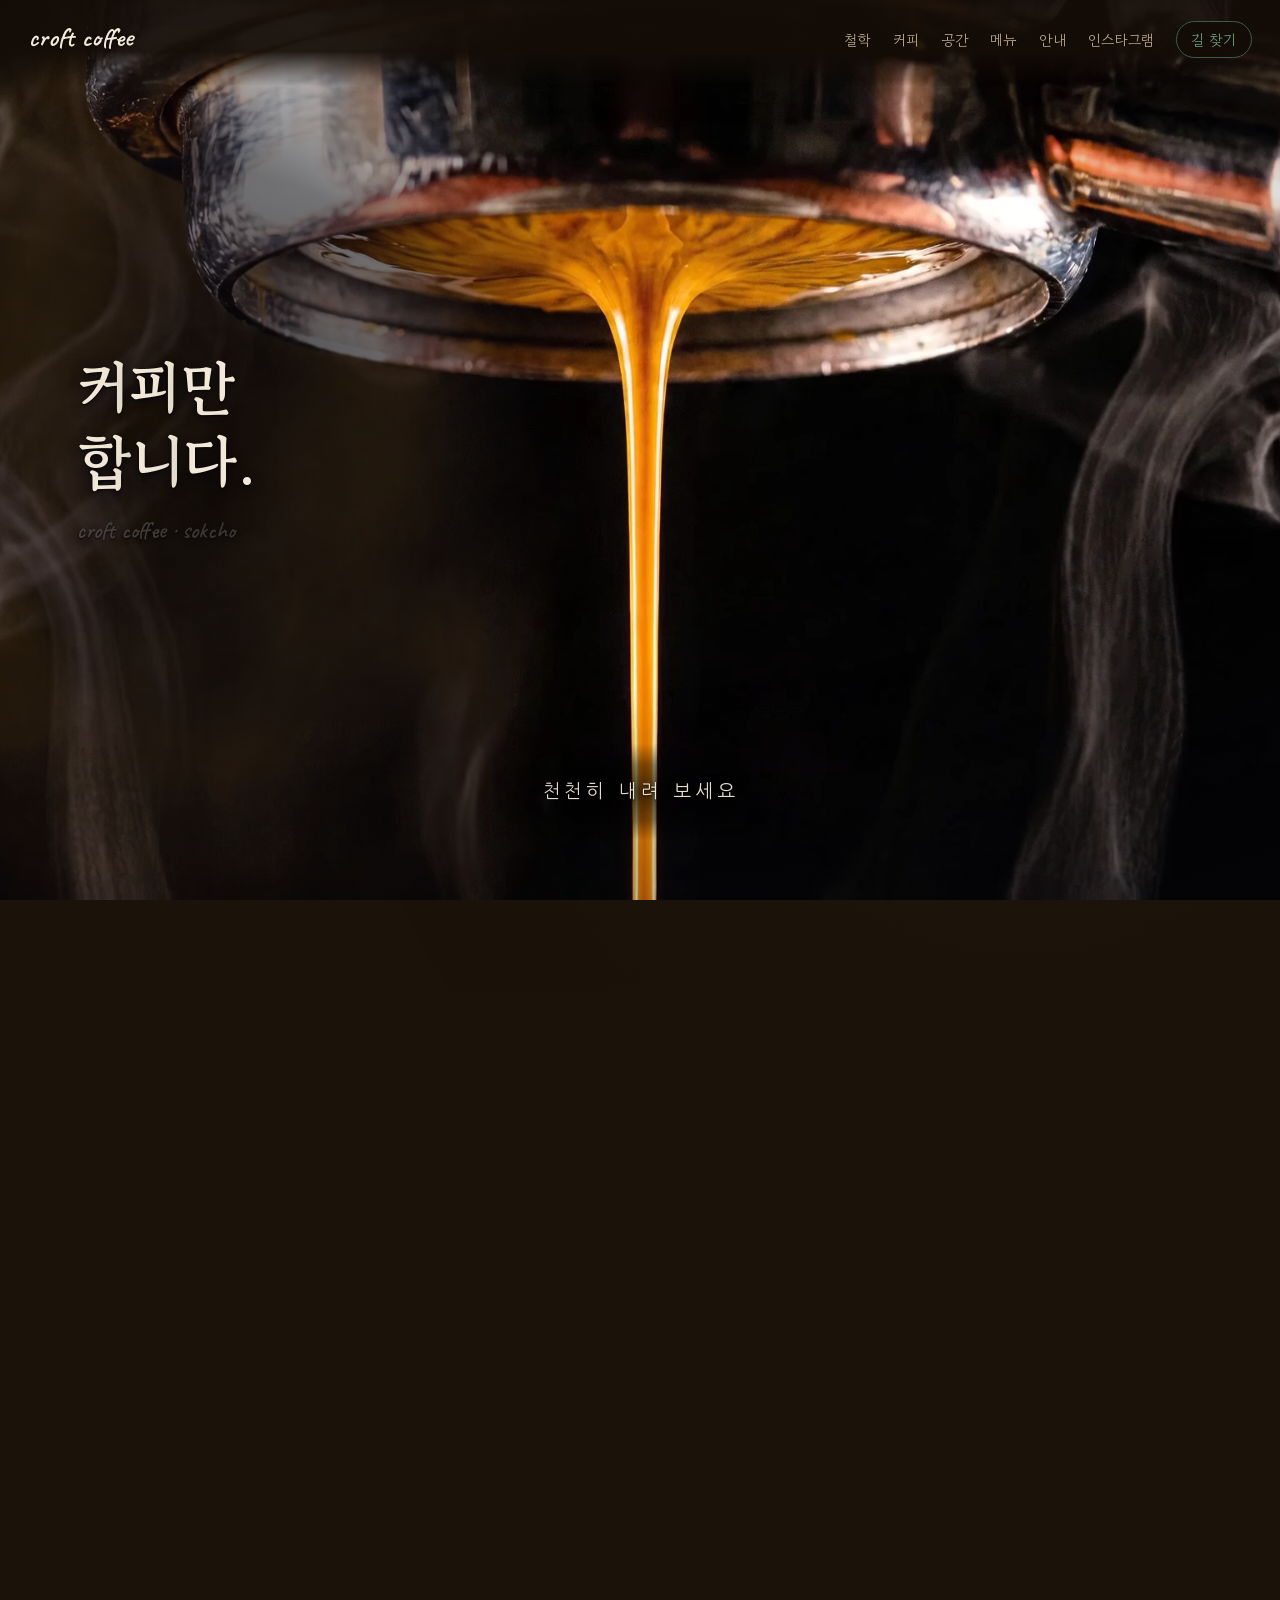
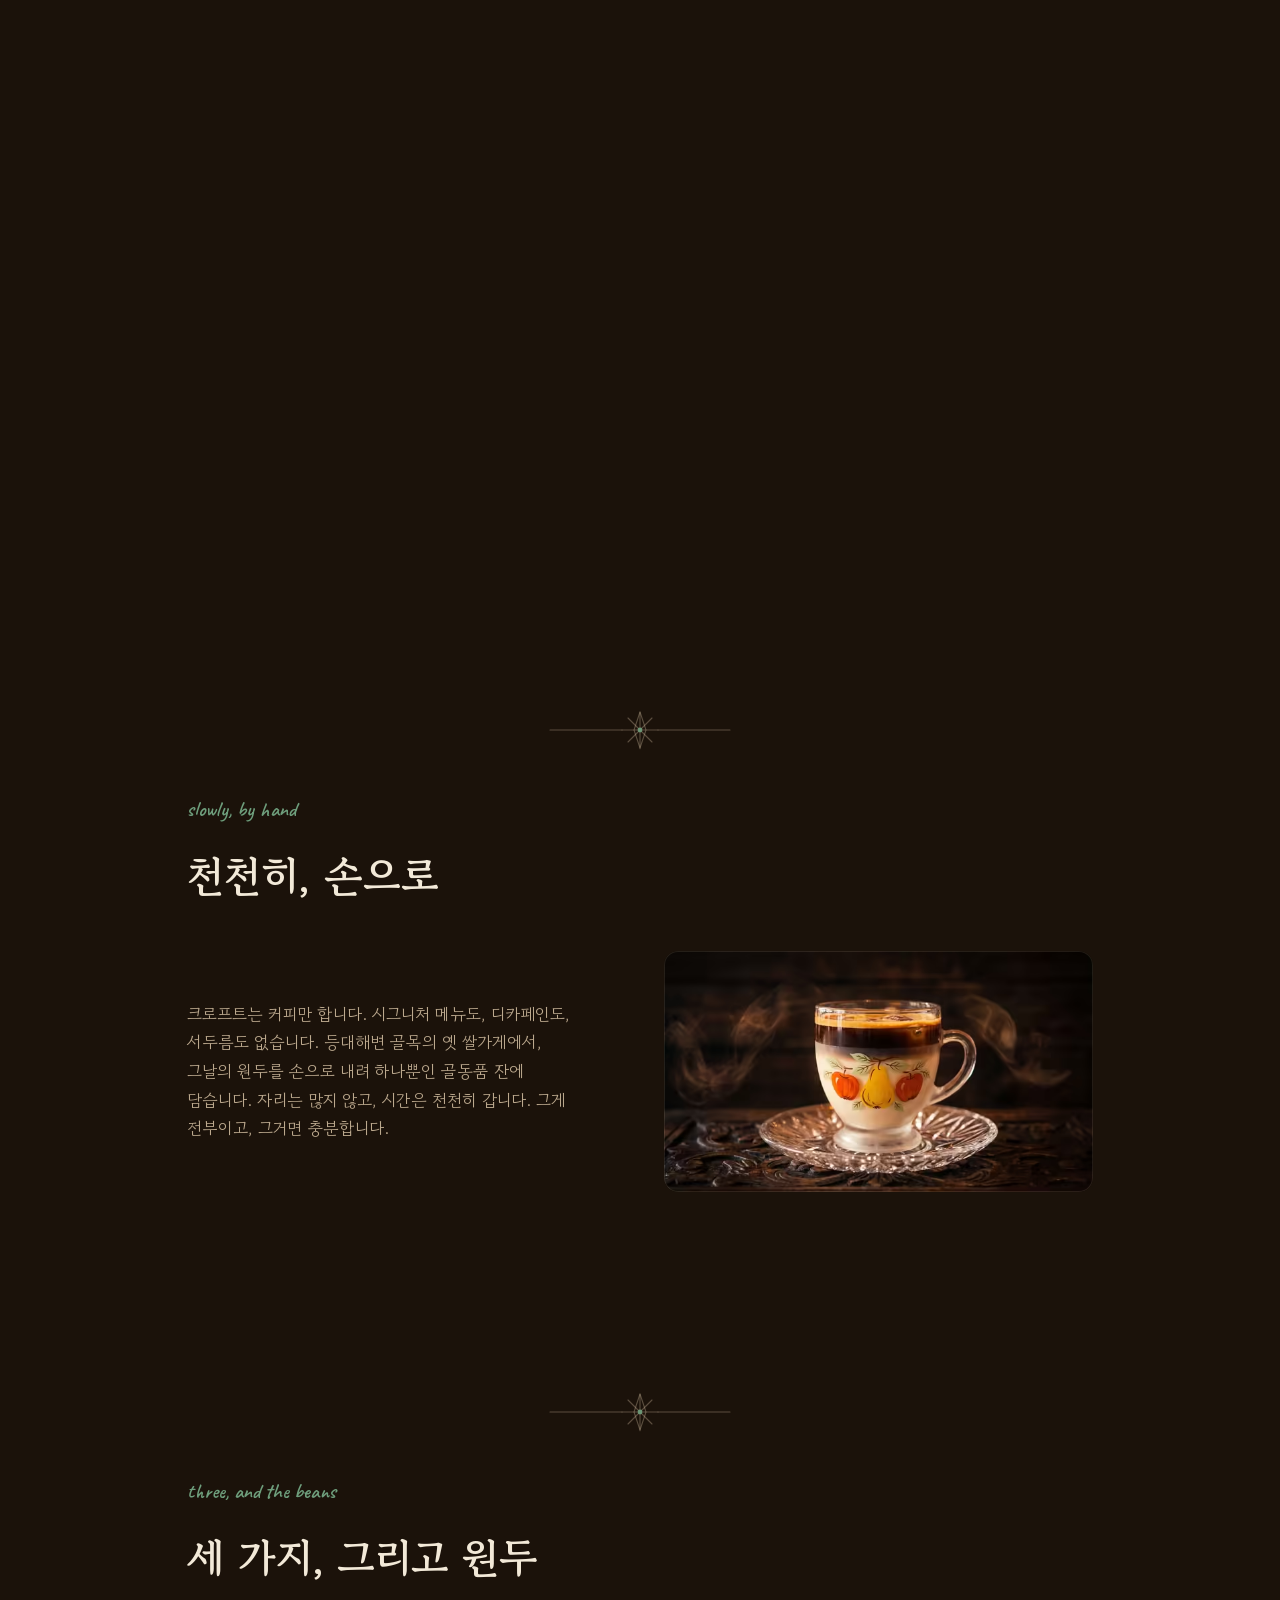
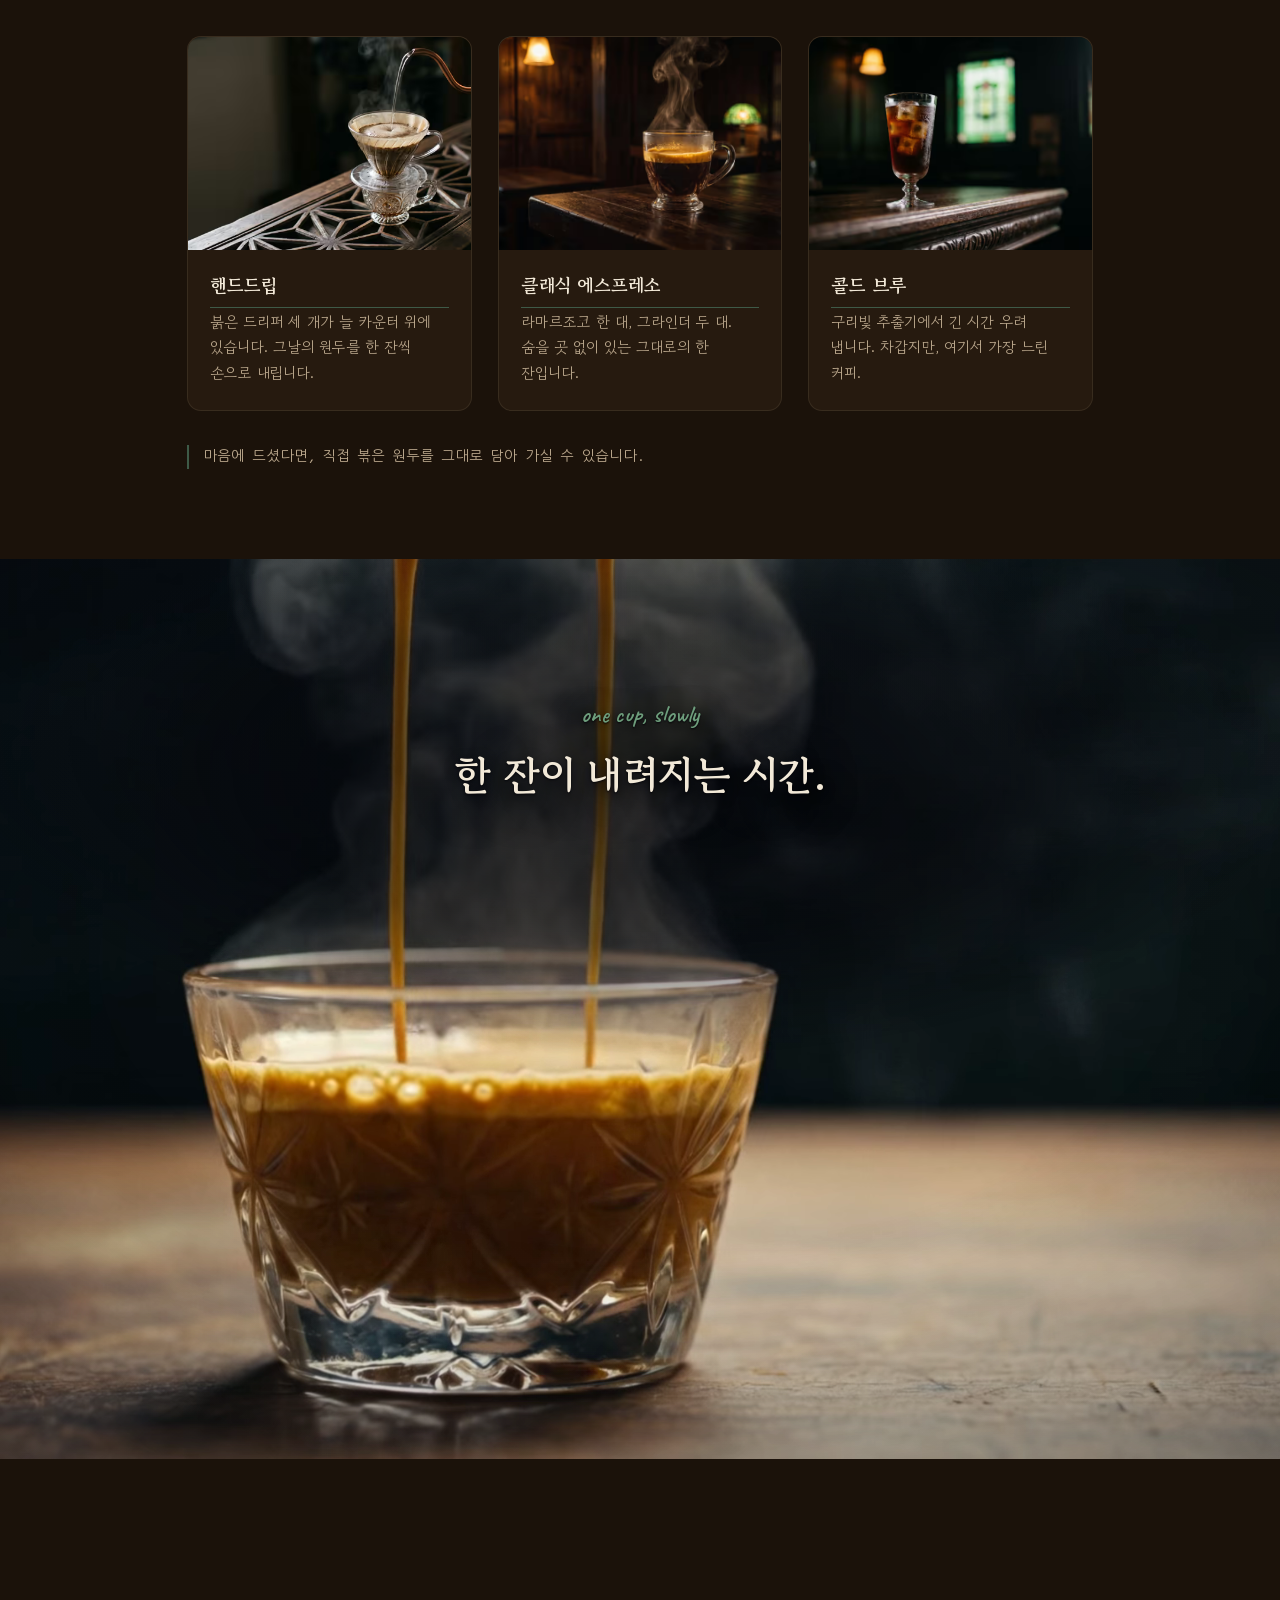
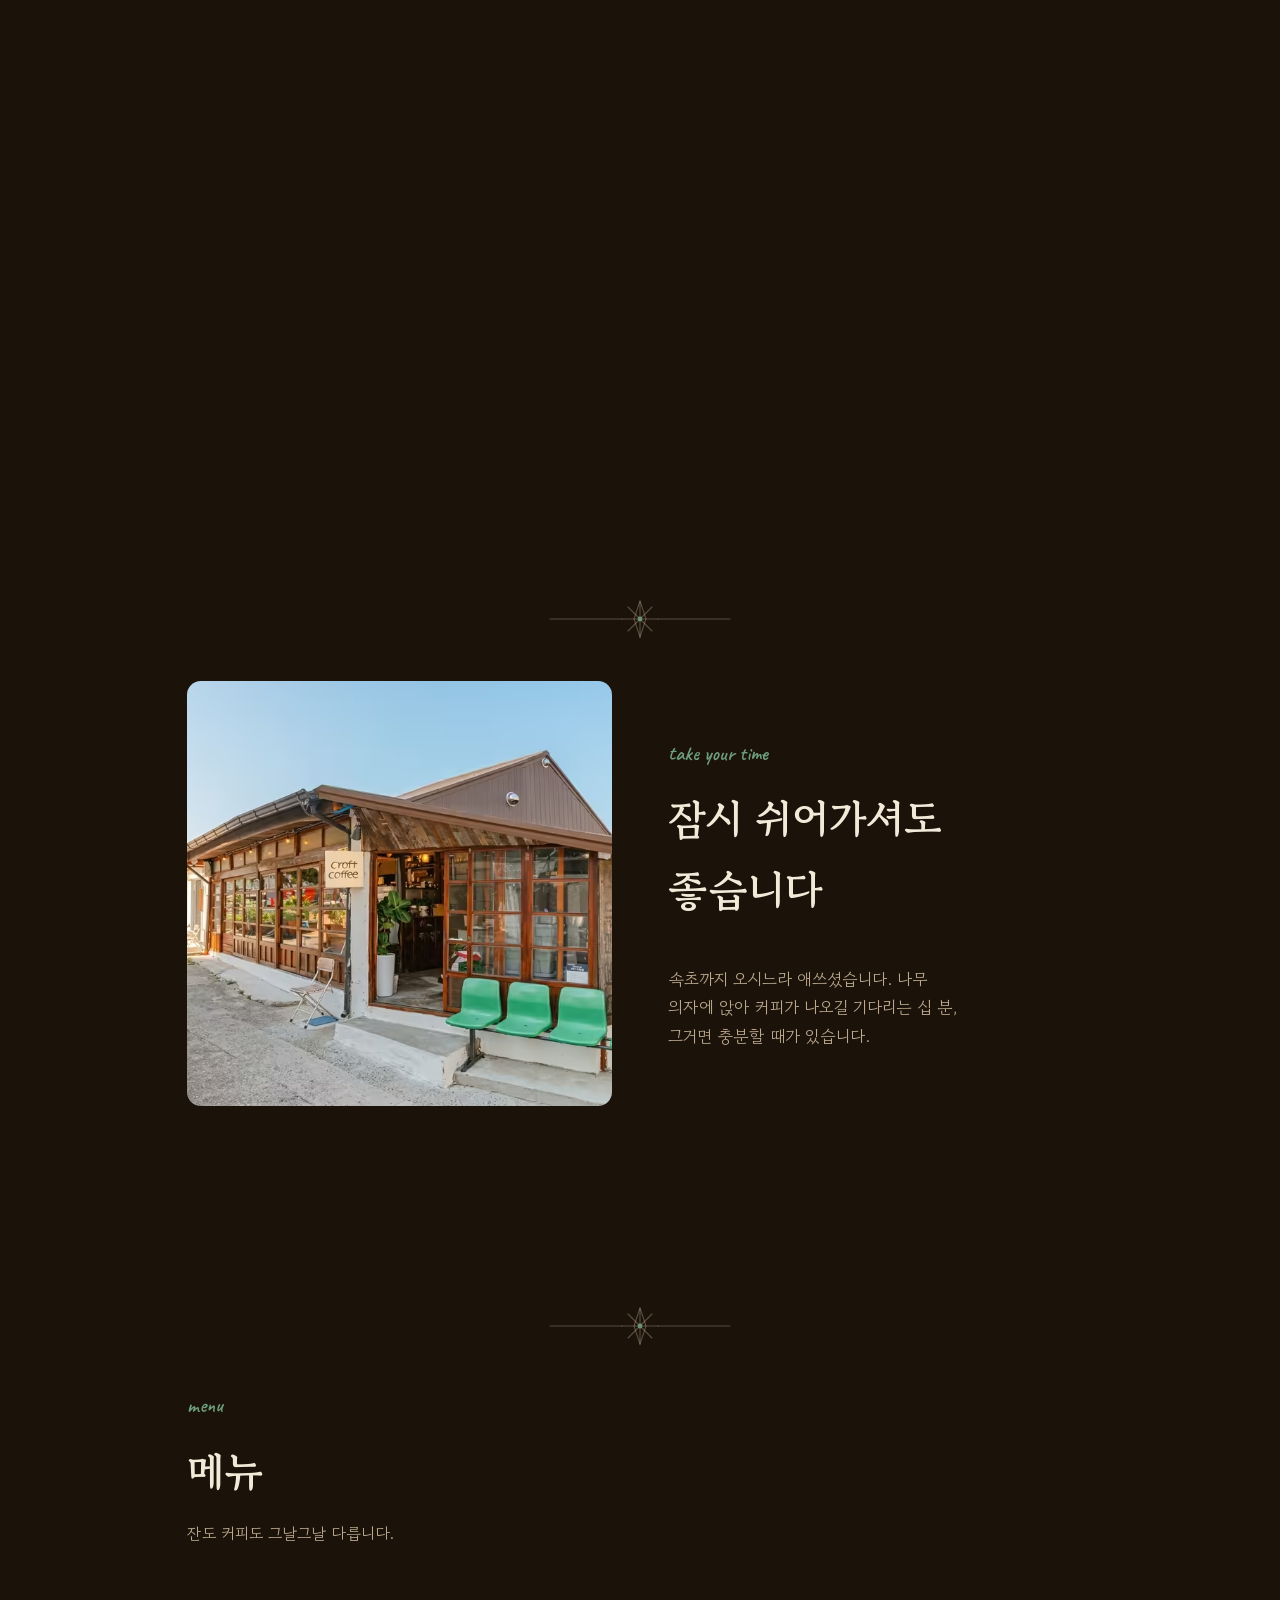
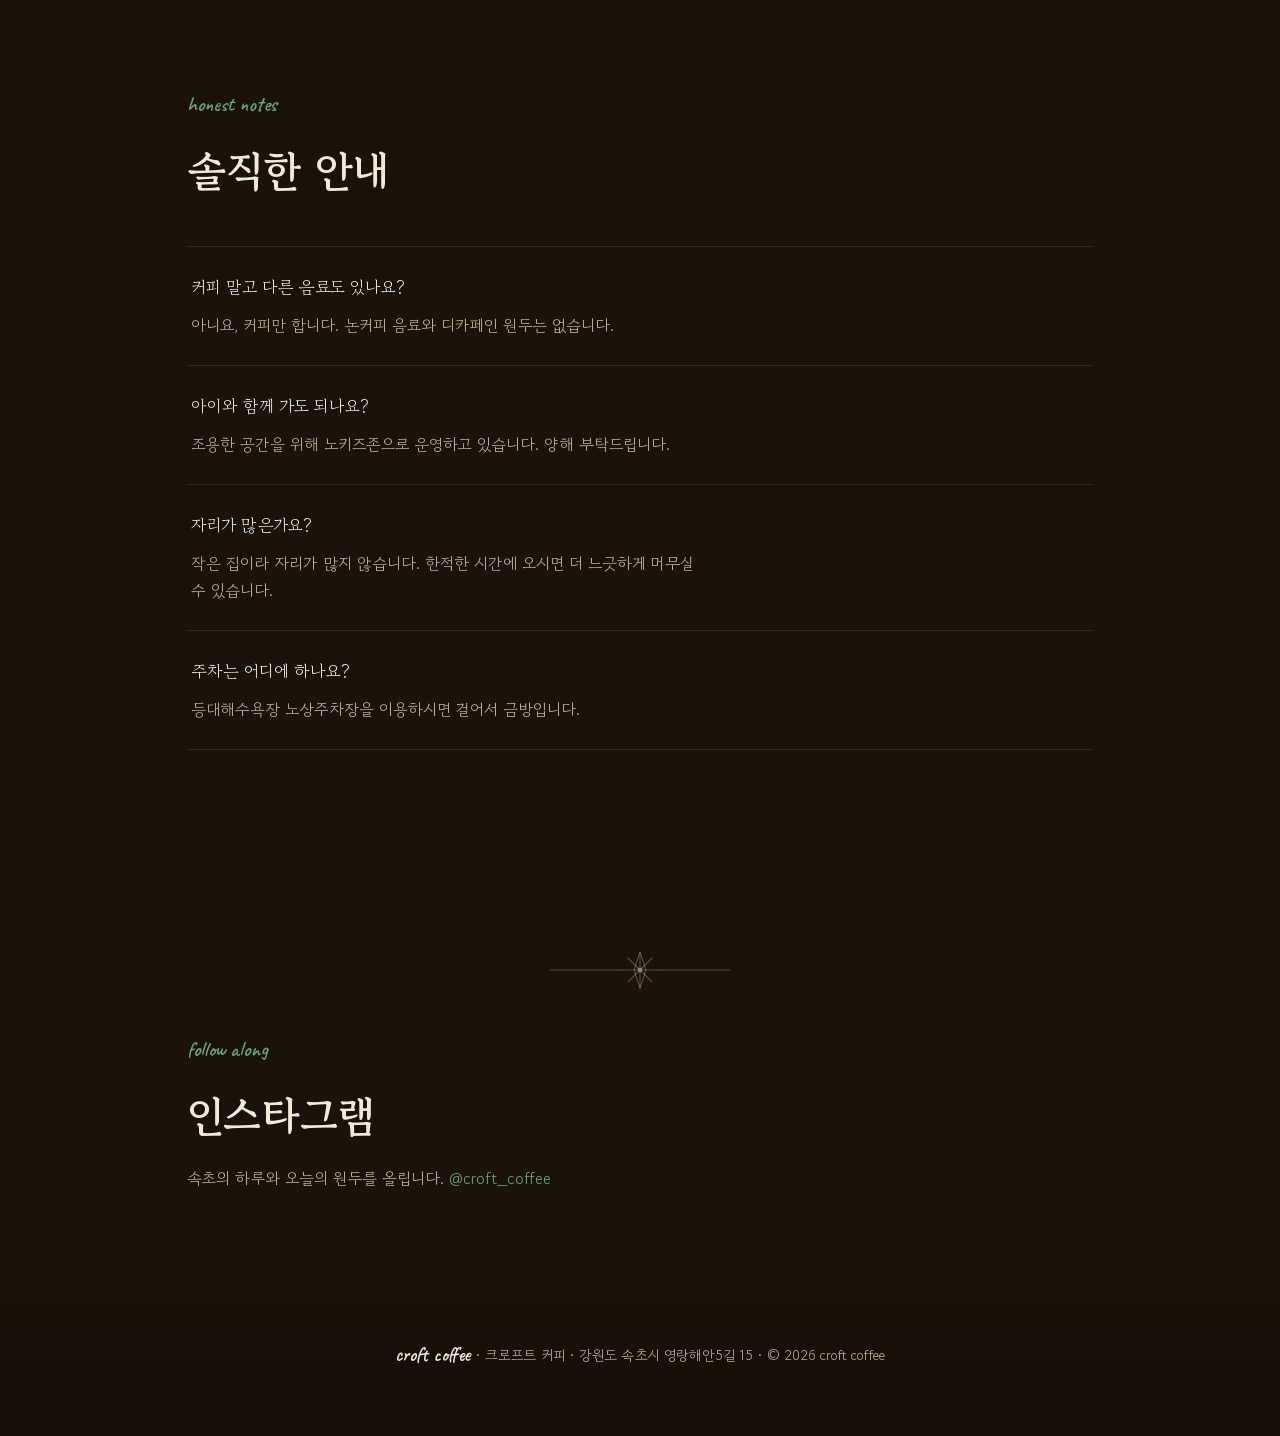
<file: index.html>
<!DOCTYPE html>
<html lang="ko">
<head>
<meta charset="UTF-8">
<meta name="viewport" content="width=device-width, initial-scale=1.0">
<title>크로프트 커피 croft coffee · 속초 핸드드립 로스터리</title>
<meta name="description" content="속초 등대해변 골목, 옛 쌀가게를 고친 핸드드립 로스터리. 손으로 내린 커피를 하나뿐인 골동품 잔에 담아 드립니다. 매일 11:00~18:00.">
<meta name="theme-color" content="#1B120A">
<!-- DEPLOY STEP: patch og:url and og:image with the live absolute URL before zipping -->
<meta property="og:title" content="크로프트 커피 croft coffee">
<meta property="og:description" content="속초 등대해변 골목의 핸드드립 로스터리. 커피만 합니다.">
<meta property="og:type" content="website">
<meta property="og:url" content="PLACEHOLDER_URL">
<meta property="og:image" content="PLACEHOLDER_IMAGE">
<link rel="icon" href="data:image/svg+xml,%3Csvg xmlns='http://www.w3.org/2000/svg' viewBox='0 0 32 32'%3E%3Crect width='32' height='32' fill='%231B120A'/%3E%3Cg stroke='%23F2E9D8' stroke-width='1.4' fill='none'%3E%3Cpath d='M16 4 L16 28 M4 16 L28 16 M7.5 7.5 L24.5 24.5 M24.5 7.5 L7.5 24.5'/%3E%3Cpath d='M16 4 L20 16 L16 28 L12 16 Z M4 16 L16 12 L28 16 L16 20 Z'/%3E%3C/g%3E%3C/svg%3E">
<link rel="preload" href="assets/fonts/GowunBatang-700.v2.woff2" as="font" type="font/woff2" crossorigin>
<link rel="preload" href="assets/fonts/Caveat-600.v2.woff2" as="font" type="font/woff2" crossorigin>
<link rel="stylesheet" href="assets/fonts.css?v=2">
<link rel="stylesheet" href="assets/styles.css">
<script>document.documentElement.className += ' js';</script>
</head>
<body>
<a class="skip-link" href="#main">본문으로 건너뛰기</a>

<div class="env" aria-hidden="true"></div>

<nav class="nav" aria-label="주 메뉴">
  <a class="nav-brand" href="#top">croft coffee</a>
  <div class="nav-links">
    <a href="#philosophy">철학</a>
    <a href="#coffee">커피</a>
    <a href="#space">공간</a>
    <a href="#menu">메뉴</a>
    <a href="#faq">안내</a>
    <a href="#instagram">인스타그램</a>
    <a class="nav-cta" href="#visit">길 찾기</a>
  </div>
</nav>

<header class="hero" id="top">
  <div class="hero-stage" id="heroStage">
    <div class="poster" aria-hidden="true"></div>
    <video id="heroVideo" preload="none" muted playsinline aria-hidden="true" tabindex="-1"></video>
    <div class="scrim" aria-hidden="true"></div>
    <svg class="ring" viewBox="0 0 48 48" aria-hidden="true">
      <circle cx="24" cy="24" r="20" fill="none" stroke="currentColor" stroke-width="3"
              stroke-dasharray="126" style="stroke-dashoffset:var(--ld,126)"/>
    </svg>

    <div class="band band-1" data-band="0,0.15" data-entrance="drift">
      <h1 class="split">커피만 합니다.</h1>
      <p class="script-line" lang="en">croft coffee · sokcho</p>
    </div>
    <div class="band band-2" data-band="0.17,0.36" data-entrance="drift">
      <p class="band-line split">한 방울, 또 한 방울. 서두르지 않습니다.</p>
    </div>
    <div class="band band-3" data-band="0.38,0.58" data-entrance="scatter" data-spread="0.4">
      <p class="band-line split">옛 쌀가게였던 집에서, 하나뿐인 골동품 잔에 담습니다.</p>
    </div>
    <div class="band band-4" data-band="0.60,0.80" data-entrance="blur">
      <p class="band-line">여행과 여행 사이, 조용한 쉼표.</p>
    </div>
    <div class="band band-5" data-band="0.82,1" data-entrance="settle">
      <p class="script-title" lang="en">croft coffee</p>
      <h2 class="split settle-head">속초, 등대해변 골목의 핸드드립 로스터리</h2>
      <p class="settle-sub chip">매일 11:00~18:00 · 화요일은 17:00까지</p>
      <div class="settle-cta">
        <a class="btn" href="#visit">길 찾기</a>
      </div>
    </div>

    <div class="cue" aria-hidden="true">
      <span class="cue-text">천천히 내려 보세요</span>
    </div>
    <button class="step-btn" id="stepBtn" type="button" aria-label="다음 장면 보기">
      <span class="step-chevron" aria-hidden="true"></span>
    </button>
    <button class="replay-btn" id="replayBtn" type="button" aria-label="처음부터 다시 재생" hidden>
      <svg viewBox="0 0 24 24" aria-hidden="true">
        <path d="M12 5a7 7 0 1 0 7 7" fill="none" stroke-width="2.2" stroke-linecap="round"/>
        <path d="M12 1.6 L12 8.4 L7.6 5 Z" stroke="none"/>
      </svg>
    </button>
    <button class="tap-play" id="tapPlay" type="button" aria-label="영상 재생" hidden>
      <svg viewBox="0 0 24 24" aria-hidden="true"><path d="M9 5.5 L18.5 12 L9 18.5 Z"/></svg>
    </button>
  </div>

  <div class="static-hero" aria-hidden="false">
    <div class="static-inner">
      <button class="static-play" id="staticPlay" type="button" aria-label="영상으로 보기">
        <svg viewBox="0 0 24 24" aria-hidden="true"><path d="M9 5.5 L18.5 12 L9 18.5 Z"/></svg>
      </button>
      <h1>커피만 합니다.</h1>
      <p class="static-sub">옛 쌀가게를 고친 속초의 핸드드립 로스터리. 손으로 내린 커피를 골동품 잔에 담아 드립니다.</p>
      <p class="static-small">매일 11:00~18:00 · 화요일은 17:00까지</p>
      <a class="btn" href="#visit">길 찾기</a>
    </div>
  </div>
</header>

<main id="main" tabindex="-1">

  <section class="section philosophy" id="philosophy">
    <div class="divider" aria-hidden="true">
      <svg viewBox="0 0 200 40" preserveAspectRatio="xMidYMid meet">
        <g class="lattice" fill="none" stroke-linecap="round">
          <path d="M100 2 L100 38 M82 20 L118 20 M88 8 L112 32 M112 8 L88 32"/>
          <path d="M100 2 L106 20 L100 38 L94 20 Z"/>
          <path d="M10 20 L82 20 M118 20 L190 20"/>
        </g>
        <circle class="node" cx="100" cy="20" r="2.4"/>
      </svg>
    </div>
    <p class="kicker" lang="en">slowly, by hand</p>
    <h2 class="section-title">천천히, 손으로</h2>
    <div class="philosophy-grid">
      <p class="lede" data-reveal>크로프트는 커피만 합니다. 시그니처 메뉴도, 디카페인도, 서두름도 없습니다. 등대해변 골목의 옛 쌀가게에서, 그날의 원두를 손으로 내려 하나뿐인 골동품 잔에 담습니다. 자리는 많지 않고, 시간은 천천히 갑니다. 그게 전부이고, 그거면 충분합니다.</p>
      <figure class="philosophy-figure">
        <picture>
          <source type="image/avif" sizes="(max-width: 900px) 88vw, 500px"
                  srcset="assets/hero-ending-640.avif 640w, assets/hero-ending-1280.avif 1280w">
          <source type="image/webp" sizes="(max-width: 900px) 88vw, 500px"
                  srcset="assets/hero-ending-640.webp 640w, assets/hero-ending-1280.webp 1280w">
          <img src="assets/hero-ending-640.jpg" sizes="(max-width: 900px) 88vw, 500px"
               srcset="assets/hero-ending-640.jpg 640w, assets/hero-ending-1280.jpg 1280w"
               width="1280" height="720" alt="크로프트의 골동품 잔에 담긴 커피 한 잔"
               loading="lazy" decoding="async">
        </picture>
      </figure>
    </div>
  </section>

  <section class="section coffee" id="coffee">
    <div class="divider" aria-hidden="true">
      <svg viewBox="0 0 200 40" preserveAspectRatio="xMidYMid meet">
        <g class="lattice" fill="none" stroke-linecap="round">
          <path d="M100 2 L100 38 M82 20 L118 20 M88 8 L112 32 M112 8 L88 32"/>
          <path d="M100 2 L106 20 L100 38 L94 20 Z"/>
          <path d="M10 20 L82 20 M118 20 L190 20"/>
        </g>
        <circle class="node" cx="100" cy="20" r="2.4"/>
      </svg>
    </div>
    <p class="kicker" lang="en">three, and the beans</p>
    <h2 class="section-title">세 가지, 그리고 원두</h2>
    <div class="cards">
      <article class="card">
        <figure>
          <picture>
            <source type="image/avif" sizes="(max-width: 900px) min(92vw, 440px), 330px"
                    srcset="assets/still-handdrip-640.avif 640w, assets/still-handdrip-1280.avif 1280w">
            <source type="image/webp" sizes="(max-width: 900px) min(92vw, 440px), 330px"
                    srcset="assets/still-handdrip-640.webp 640w, assets/still-handdrip-1280.webp 1280w">
            <img src="assets/still-handdrip-640.jpg" sizes="(max-width: 900px) min(92vw, 440px), 330px"
                 srcset="assets/still-handdrip-640.jpg 640w, assets/still-handdrip-1280.jpg 1280w"
                 width="1280" height="714" alt="핸드드립을 내리는 모습" loading="lazy" decoding="async">
          </picture>
        </figure>
        <h3 class="part">핸드드립</h3>
        <p class="part">붉은 드리퍼 세 개가 늘 카운터 위에 있습니다. 그날의 원두를 한 잔씩 손으로 내립니다.</p>
      </article>
      <article class="card">
        <figure>
          <picture>
            <source type="image/avif" sizes="(max-width: 900px) min(92vw, 440px), 330px"
                    srcset="assets/still-espresso-640.avif 640w, assets/still-espresso-1280.avif 1280w">
            <source type="image/webp" sizes="(max-width: 900px) min(92vw, 440px), 330px"
                    srcset="assets/still-espresso-640.webp 640w, assets/still-espresso-1280.webp 1280w">
            <img src="assets/still-espresso-640.jpg" sizes="(max-width: 900px) min(92vw, 440px), 330px"
                 srcset="assets/still-espresso-640.jpg 640w, assets/still-espresso-1280.jpg 1280w"
                 width="1280" height="714" alt="골동품 잔에 담긴 클래식 에스프레소" loading="lazy" decoding="async">
          </picture>
        </figure>
        <h3 class="part">클래식 에스프레소</h3>
        <p class="part">라마르조코 한 대, 그라인더 두 대. 숨을 곳 없이 있는 그대로의 한 잔입니다.</p>
      </article>
      <article class="card">
        <figure>
          <picture>
            <source type="image/avif" sizes="(max-width: 900px) min(92vw, 440px), 330px"
                    srcset="assets/still-coldbrew-640.avif 640w, assets/still-coldbrew-1280.avif 1280w">
            <source type="image/webp" sizes="(max-width: 900px) min(92vw, 440px), 330px"
                    srcset="assets/still-coldbrew-640.webp 640w, assets/still-coldbrew-1280.webp 1280w">
            <img src="assets/still-coldbrew-640.jpg" sizes="(max-width: 900px) min(92vw, 440px), 330px"
                 srcset="assets/still-coldbrew-640.jpg 640w, assets/still-coldbrew-1280.jpg 1280w"
                 width="1280" height="714" alt="콜드 브루 한 잔" loading="lazy" decoding="async">
          </picture>
        </figure>
        <h3 class="part">콜드 브루</h3>
        <p class="part">구리빛 추출기에서 긴 시간 우려 냅니다. 차갑지만, 여기서 가장 느린 커피.</p>
      </article>
    </div>
    <p class="retail-line" data-reveal>마음에 드셨다면, 직접 볶은 원두를 그대로 담아 가실 수 있습니다.</p>
  </section>

  <section class="film2" id="brew" aria-label="한 잔이 내려지는 시간">
    <div class="film2-stage" id="film2Stage">
      <div class="film2-poster" aria-hidden="true"></div>
      <video id="film2Video" preload="none" muted playsinline loop aria-hidden="true" tabindex="-1"></video>
      <div class="scrim" aria-hidden="true"></div>
      <div class="f2band f2band-1">
        <p class="f2kicker" lang="en">one cup, slowly</p>
        <p class="f2line">한 잔이 내려지는 시간.</p>
      </div>
      <div class="f2band f2band-2">
        <p class="f2line">그동안, 아무것도 서두르지 않습니다.</p>
      </div>
      <div class="f2static" aria-hidden="true"></div>
    </div>
  </section>

  <section class="section space" id="space">
    <div class="divider" aria-hidden="true">
      <svg viewBox="0 0 200 40" preserveAspectRatio="xMidYMid meet">
        <g class="lattice" fill="none" stroke-linecap="round">
          <path d="M100 2 L100 38 M82 20 L118 20 M88 8 L112 32 M112 8 L88 32"/>
          <path d="M100 2 L106 20 L100 38 L94 20 Z"/>
          <path d="M10 20 L82 20 M118 20 L190 20"/>
        </g>
        <circle class="node" cx="100" cy="20" r="2.4"/>
      </svg>
    </div>
    <div class="space-grid">
      <figure class="space-figure">
        <picture>
          <source type="image/avif" sizes="(max-width: 900px) 88vw, 480px"
                  srcset="assets/still-front-640.avif 640w, assets/still-front-940.avif 940w">
          <source type="image/webp" sizes="(max-width: 900px) 88vw, 480px"
                  srcset="assets/still-front-640.webp 640w, assets/still-front-940.webp 940w">
          <img src="assets/still-front-640.jpg" sizes="(max-width: 900px) 88vw, 480px"
               srcset="assets/still-front-640.jpg 640w, assets/still-front-940.jpg 940w"
               width="940" height="940" alt="해질녘 골목에서 본 크로프트 커피 외관, 나무 격자창과 초록 의자"
               loading="lazy" decoding="async">
        </picture>
      </figure>
      <div class="space-text">
        <p class="kicker" lang="en">take your time</p>
        <h2 class="section-title">잠시 쉬어가셔도 좋습니다</h2>
        <p class="lede" data-reveal>속초까지 오시느라 애쓰셨습니다. 나무 의자에 앉아 커피가 나오길 기다리는 십 분, 그거면 충분할 때가 있습니다.</p>
      </div>
    </div>
  </section>

  <section class="section menu" id="menu">
    <div class="divider" aria-hidden="true">
      <svg viewBox="0 0 200 40" preserveAspectRatio="xMidYMid meet">
        <g class="lattice" fill="none" stroke-linecap="round">
          <path d="M100 2 L100 38 M82 20 L118 20 M88 8 L112 32 M112 8 L88 32"/>
          <path d="M100 2 L106 20 L100 38 L94 20 Z"/>
          <path d="M10 20 L82 20 M118 20 L190 20"/>
        </g>
        <circle class="node" cx="100" cy="20" r="2.4"/>
      </svg>
    </div>
    <p class="kicker" lang="en">menu</p>
    <h2 class="section-title">메뉴</h2>
    <p class="menu-sub" data-reveal>잔도 커피도 그날그날 다릅니다.</p>
  </section>

  <div class="lane-shell">
  <div class="ig-marquee menu-lane" id="menuMarquee" data-max="20" aria-label="메뉴 사진">
    <div class="ig-track" id="menuTrack">
      <span class="ig-item is-empty" aria-hidden="true"></span>
      <span class="ig-item is-empty" aria-hidden="true"></span>
      <span class="ig-item is-empty" aria-hidden="true"></span>
      <span class="ig-item is-empty" aria-hidden="true"></span>
      <span class="ig-item is-empty" aria-hidden="true"></span>
    </div>
  </div>
  <button class="lane-arrow prev" id="menuPrev" type="button" aria-label="이전 사진"><span></span></button>
  <button class="lane-arrow next" id="menuNext" type="button" aria-label="다음 사진"><span></span></button>
  </div>

  <section class="section faq" id="faq">
    <p class="kicker" lang="en">honest notes</p>
    <h2 class="section-title">솔직한 안내</h2>
    <dl class="faq-list">
      <div class="faq-item part">
        <dt>커피 말고 다른 음료도 있나요?</dt>
        <dd>아니요, 커피만 합니다. 논커피 음료와 디카페인 원두는 없습니다.</dd>
      </div>
      <div class="faq-item part">
        <dt>아이와 함께 가도 되나요?</dt>
        <dd>조용한 공간을 위해 노키즈존으로 운영하고 있습니다. 양해 부탁드립니다.</dd>
      </div>
      <div class="faq-item part">
        <dt>자리가 많은가요?</dt>
        <dd>작은 집이라 자리가 많지 않습니다. 한적한 시간에 오시면 더 느긋하게 머무실 수 있습니다.</dd>
      </div>
      <div class="faq-item part">
        <dt>주차는 어디에 하나요?</dt>
        <dd>등대해수욕장 노상주차장을 이용하시면 걸어서 금방입니다.</dd>
      </div>
    </dl>
  </section>

  <section class="section insta" id="instagram">
    <div class="divider" aria-hidden="true">
      <svg viewBox="0 0 200 40" preserveAspectRatio="xMidYMid meet">
        <g class="lattice" fill="none" stroke-linecap="round">
          <path d="M100 2 L100 38 M82 20 L118 20 M88 8 L112 32 M112 8 L88 32"/>
          <path d="M100 2 L106 20 L100 38 L94 20 Z"/>
          <path d="M10 20 L82 20 M118 20 L190 20"/>
        </g>
        <circle class="node" cx="100" cy="20" r="2.4"/>
      </svg>
    </div>
    <p class="kicker" lang="en">follow along</p>
    <h2 class="section-title">인스타그램</h2>
    <p class="insta-sub" data-reveal>속초의 하루와 오늘의 원두를 올립니다. <a class="insta-handle" href="https://www.instagram.com/croft_coffee" target="_blank" rel="noopener">@croft_coffee</a></p>
  </section>

  <div class="ig-grid-wrap">
    <div class="ig-grid" id="igGrid" data-max="12">
      <div class="ig-tile is-empty" aria-hidden="true"></div>
      <div class="ig-tile is-empty" aria-hidden="true"></div>
      <div class="ig-tile is-empty" aria-hidden="true"></div>
      <div class="ig-tile is-empty" aria-hidden="true"></div>
      <div class="ig-tile is-empty" aria-hidden="true"></div>
      <div class="ig-tile is-empty" aria-hidden="true"></div>
      <div class="ig-tile is-empty" aria-hidden="true"></div>
      <div class="ig-tile is-empty" aria-hidden="true"></div>
      <div class="ig-tile is-empty" aria-hidden="true"></div>
      <div class="ig-tile is-empty" aria-hidden="true"></div>
      <div class="ig-tile is-empty" aria-hidden="true"></div>
      <div class="ig-tile is-empty" aria-hidden="true"></div>
  </div>

  <section class="section visit" id="visit">
    <div class="divider" aria-hidden="true">
      <svg viewBox="0 0 200 40" preserveAspectRatio="xMidYMid meet">
        <g class="lattice" fill="none" stroke-linecap="round">
          <path d="M100 2 L100 38 M82 20 L118 20 M88 8 L112 32 M112 8 L88 32"/>
          <path d="M100 2 L106 20 L100 38 L94 20 Z"/>
          <path d="M10 20 L82 20 M118 20 L190 20"/>
        </g>
        <circle class="node" cx="100" cy="20" r="2.4"/>
      </svg>
    </div>
    <p class="kicker" lang="en">find your way</p>
    <h2 class="section-title">오시는 길</h2>
    <div class="visit-card">
      <figure class="visit-map">
        <a class="visit-map-link" href="https://map.naver.com/p/search/%ED%81%AC%EB%A1%9C%ED%94%84%ED%8A%B8%EC%BB%A4%ED%94%BC%20%EC%86%8D%EC%B4%88" target="_blank" rel="noopener" aria-label="네이버 지도에서 크로프트 커피 위치 보기">
          <picture>
            <source media="(max-width: 900px)" type="image/webp" sizes="88vw"
                    srcset="assets/visit-map-m700.webp 700w, assets/visit-map-m1040.webp 1040w">
            <source media="(max-width: 900px)" sizes="88vw"
                    srcset="assets/visit-map-m700.jpg 700w, assets/visit-map-m1040.jpg 1040w">
            <source type="image/avif" sizes="824px"
                    srcset="assets/visit-map-900.avif 900w, assets/visit-map-1800.avif 1800w">
            <source type="image/webp" sizes="824px"
                    srcset="assets/visit-map-900.webp 900w, assets/visit-map-1800.webp 1800w">
            <img src="assets/visit-map-900.jpg" sizes="824px"
                 srcset="assets/visit-map-900.jpg 900w, assets/visit-map-1800.jpg 1800w"
                 width="1800" height="880" loading="lazy" decoding="async"
                 alt="속초 영랑동 지도. 영랑초등학교와 등대해변 사이, 영랑해안5길에 크로프트 커피가 있습니다.">
          </picture>
          <span class="map-pin" aria-hidden="true"></span>
          <span class="map-open" aria-hidden="true">네이버 지도에서 열기</span>
        </a>
        <figcaption class="map-credit">
          지도 <a href="https://www.openstreetmap.org/copyright" target="_blank" rel="noopener">© OpenStreetMap</a> 기여자
        </figcaption>
      </figure>
      <dl class="visit-info">
        <div><dt>주소</dt><dd>강원도 속초시 영랑해안5길 15</dd></div>
        <div><dt>시간</dt><dd>매일 11:00~18:00 · 화요일은 17:00까지</dd></div>
        <div><dt>안내</dt><dd>노키즈존 · 좌석이 적습니다</dd></div>
      </dl>
      <div class="visit-actions">
        <a class="btn" href="https://map.naver.com/p/search/%ED%81%AC%EB%A1%9C%ED%94%84%ED%8A%B8%EC%BB%A4%ED%94%BC%20%EC%86%8D%EC%B4%88" target="_blank" rel="noopener">네이버 지도에서 길 찾기</a>
        <a class="btn btn-quiet" href="https://www.instagram.com/croft_coffee" target="_blank" rel="noopener">인스타그램</a>
      </div>
    </div>
  </section>

</main>

<footer class="footer">
  <p><span class="footer-script" lang="en">croft coffee</span> · 크로프트 커피 · 강원도 속초시 영랑해안5길 15 ·
    © 2026 <a class="footer-quiet" href="update_menu.html" tabindex="-1">croft coffee</a></p>
</footer>

<button class="pager" id="pager" type="button" aria-label="다음 섹션으로">
  <span class="pager-chevron" aria-hidden="true"></span>
</button>

<script src="assets/app.js"></script>
</body>
</html>
</file>
<file: assets/fonts.css>
/* croft coffee · self-hosted webfonts. Generated by review/make-fonts.py.

   Two cuts of each Korean face. The small one holds the characters the
   site prints today and is declared last, so the browser prefers it and
   downloads only that. Anything outside its unicode-range falls through
   to the full cut above, which holds every Hangul syllable and is fetched
   only if it is ever needed. Wording can change freely: a new character
   costs one extra download, never a wrong typeface.

   Gowun Batang, Gowun Dodum, Nanum Gothic Coding and Caveat are released
   under the SIL Open Font License 1.1; see fonts/OFL.txt. */

@font-face{font-family:'Gowun Batang';font-style:normal;font-weight:400;font-display:swap;src:url(fonts/GowunBatang-400-all.v2.woff2) format('woff2');unicode-range:U+0020-007E,U+00A0-00FF,U+2010-206F,U+20A9,U+3000-303F,U+3130-318F,U+AC00-D7A3,U+FF01-FF60}
@font-face{font-family:'Gowun Batang';font-style:normal;font-weight:400;font-display:swap;src:url(fonts/GowunBatang-400.v2.woff2) format('woff2');unicode-range:U+0020-007E,U+00A9,U+00B7,U+00D7,U+2013-2014,U+2018-2019,U+201C-201D,U+2026,U+2190-2193,U+2715,U+AC00,U+AC04,U+AC11,U+AC15,U+AC1C,U+AC70,U+AC74,U+AC78,U+AC81,U+AC83,U+AC8C,U+ACA8-ACA9,U+ACBD,U+ACC4,U+ACE0,U+ACE8,U+ACF3,U+ACF5,U+ACFC,U+AD00,U+AD50,U+AD6C,U+ADDC,U+ADF8,U+AE00,U+AE08,U+AE0B,U+AE30,U+AE34,U+AE38,U+AE40,U+AE4C,U+AE54,U+AEBC,U+AED8,U+AFB8,U+B04C,U+B098,U+B0A0,U+B0A8,U+B0B4,U+B0C5,U+B108,U+B118,U+B124,U+B158,U+B178,U+B17C,U+B193,U+B204,U+B274,U+B290,U+B294,U+B298,U+B2C8,U+B2D9,U+B2E4,U+B2EB,U+B2F4,U+B300,U+B354,U+B358,U+B370,U+B3C4,U+B3CC,U+B3D9,U+B418,U+B41C,U+B428-B429,U+B450,U+B4A4,U+B4DC,U+B4F1,U+B514,U+B54C,U+B610,U+B6F0,U+B77C,U+B791,U+B798,U+B7A8,U+B7EC,U+B808,U+B824,U+B838,U+B85C-B85D,U+B86C,U+B8CC,U+B8E8,U+B974,U+B978,U+B97C,U+B984-B985,U+B9AC,U+B9B0,U+B9B4,U+B9BD,U+B9C8-B9C9,U+B9CC,U+B9CE,U+B9D0,U+B9E4,U+B9E8,U+BA38,U+BA3C,U+BA54,U+BA74,U+BAA8-BAA9,U+BABB,U+BB34,U+BB38,U+BB3C,U+BBF8,U+BC14,U+BC18,U+BC29,U+BC84,U+BC88,U+BCA0,U+BCC0,U+BCF4,U+BCF6,U+BCF8,U+BCFC,U+BD80,U+BD84,U+BD89,U+BE0C,U+BE5B,U+BE7C,U+BFD0,U+C0AC-C0AD,U+C0B4,U+C0C1,U+C0DD,U+C11C-C11D,U+C120,U+C124,U+C138-C139,U+C154,U+C158,U+C168,U+C18C-C18D,U+C190,U+C194,U+C218,U+C21C,U+C228,U+C26C,U+C27C,U+C2A4,U+C2B5,U+C2B9,U+C2DC-C2DD,U+C2E4,U+C2ED,U+C300,U+C368,U+C4F0,U+C529,U+C544,U+C548-C54A,U+C558,U+C55E,U+C560,U+C591,U+C5B4,U+C5C5-C5C6,U+C5D0,U+C5EC,U+C5F4,U+C600-C601,U+C61B,U+C624,U+C62C,U+C640,U+C678,U+C694-C695,U+C6A9,U+C6B0,U+C6B4,U+C6B8,U+C6C1,U+C6C3,U+C6CC,U+C6D0,U+C6E0,U+C704,U+C73C,U+C740,U+C744,U+C74C,U+C758,U+C774,U+C778,U+C77C-C77D,U+C785,U+C788,U+C790-C791,U+C794,U+C7A0,U+C7A5,U+C7AC,U+C800-C801,U+C804,U+C811,U+C815,U+C81C,U+C838,U+C870,U+C874,U+C88B-C88C,U+C8FC,U+C911,U+C988,U+C9C0-C9C1,U+C9C4,U+C9C8,U+C9D1,U+C9F8,U+CABD,U+CC28,U+CC3C-CC3E,U+CC98,U+CC9C,U+CCA0,U+CCB4,U+CD08,U+CD5C,U+CD94,U+CD9C,U+CDA9,U+CDE8,U+CE58-CE59,U+CE5C,U+CE74,U+CE78,U+CEE4,U+CF1C,U+CF54,U+CF5C,U+D06C,U+D074,U+D07C-D07D,U+D0A4,U+D0C0-D0C1,U+D0DD,U+D130,U+D2B8,U+D30C,U+D31D,U+D328,U+D37C,U+D398,U+D45C,U+D488,U+D504,U+D53C,U+D558-D559,U+D55C,U+D560,U+D568-D569,U+D574,U+D578,U+D588-D589,U+D5C8,U+D614-D615,U+D648,U+D654-D655,U+D658,U+D750,U+D788}

@font-face{font-family:'Gowun Batang';font-style:normal;font-weight:700;font-display:swap;src:url(fonts/GowunBatang-700-all.v2.woff2) format('woff2');unicode-range:U+0020-007E,U+00A0-00FF,U+2010-206F,U+20A9,U+3000-303F,U+3130-318F,U+AC00-D7A3,U+FF01-FF60}
@font-face{font-family:'Gowun Batang';font-style:normal;font-weight:700;font-display:swap;src:url(fonts/GowunBatang-700.v2.woff2) format('woff2');unicode-range:U+0020-007E,U+00A9,U+00B7,U+00D7,U+2013-2014,U+2018-2019,U+201C-201D,U+2026,U+2190-2193,U+2715,U+AC00,U+AC04,U+AC11,U+AC15,U+AC1C,U+AC70,U+AC74,U+AC78,U+AC81,U+AC83,U+AC8C,U+ACA8-ACA9,U+ACBD,U+ACC4,U+ACE0,U+ACE8,U+ACF3,U+ACF5,U+ACFC,U+AD00,U+AD50,U+AD6C,U+ADDC,U+ADF8,U+AE00,U+AE08,U+AE0B,U+AE30,U+AE34,U+AE38,U+AE40,U+AE4C,U+AE54,U+AEBC,U+AED8,U+AFB8,U+B04C,U+B098,U+B0A0,U+B0A8,U+B0B4,U+B0C5,U+B108,U+B118,U+B124,U+B158,U+B178,U+B17C,U+B193,U+B204,U+B274,U+B290,U+B294,U+B298,U+B2C8,U+B2D9,U+B2E4,U+B2EB,U+B2F4,U+B300,U+B354,U+B358,U+B370,U+B3C4,U+B3CC,U+B3D9,U+B418,U+B41C,U+B428-B429,U+B450,U+B4A4,U+B4DC,U+B4F1,U+B514,U+B54C,U+B610,U+B6F0,U+B77C,U+B791,U+B798,U+B7A8,U+B7EC,U+B808,U+B824,U+B838,U+B85C-B85D,U+B86C,U+B8CC,U+B8E8,U+B974,U+B978,U+B97C,U+B984-B985,U+B9AC,U+B9B0,U+B9B4,U+B9BD,U+B9C8-B9C9,U+B9CC,U+B9CE,U+B9D0,U+B9E4,U+B9E8,U+BA38,U+BA3C,U+BA54,U+BA74,U+BAA8-BAA9,U+BABB,U+BB34,U+BB38,U+BB3C,U+BBF8,U+BC14,U+BC18,U+BC29,U+BC84,U+BC88,U+BCA0,U+BCC0,U+BCF4,U+BCF6,U+BCF8,U+BCFC,U+BD80,U+BD84,U+BD89,U+BE0C,U+BE5B,U+BE7C,U+BFD0,U+C0AC-C0AD,U+C0B4,U+C0C1,U+C0DD,U+C11C-C11D,U+C120,U+C124,U+C138-C139,U+C154,U+C158,U+C168,U+C18C-C18D,U+C190,U+C194,U+C218,U+C21C,U+C228,U+C26C,U+C27C,U+C2A4,U+C2B5,U+C2B9,U+C2DC-C2DD,U+C2E4,U+C2ED,U+C300,U+C368,U+C4F0,U+C529,U+C544,U+C548-C54A,U+C558,U+C55E,U+C560,U+C591,U+C5B4,U+C5C5-C5C6,U+C5D0,U+C5EC,U+C5F4,U+C600-C601,U+C61B,U+C624,U+C62C,U+C640,U+C678,U+C694-C695,U+C6A9,U+C6B0,U+C6B4,U+C6B8,U+C6C1,U+C6C3,U+C6CC,U+C6D0,U+C6E0,U+C704,U+C73C,U+C740,U+C744,U+C74C,U+C758,U+C774,U+C778,U+C77C-C77D,U+C785,U+C788,U+C790-C791,U+C794,U+C7A0,U+C7A5,U+C7AC,U+C800-C801,U+C804,U+C811,U+C815,U+C81C,U+C838,U+C870,U+C874,U+C88B-C88C,U+C8FC,U+C911,U+C988,U+C9C0-C9C1,U+C9C4,U+C9C8,U+C9D1,U+C9F8,U+CABD,U+CC28,U+CC3C-CC3E,U+CC98,U+CC9C,U+CCA0,U+CCB4,U+CD08,U+CD5C,U+CD94,U+CD9C,U+CDA9,U+CDE8,U+CE58-CE59,U+CE5C,U+CE74,U+CE78,U+CEE4,U+CF1C,U+CF54,U+CF5C,U+D06C,U+D074,U+D07C-D07D,U+D0A4,U+D0C0-D0C1,U+D0DD,U+D130,U+D2B8,U+D30C,U+D31D,U+D328,U+D37C,U+D398,U+D45C,U+D488,U+D504,U+D53C,U+D558-D559,U+D55C,U+D560,U+D568-D569,U+D574,U+D578,U+D588-D589,U+D5C8,U+D614-D615,U+D648,U+D654-D655,U+D658,U+D750,U+D788}

@font-face{font-family:'Gowun Dodum';font-style:normal;font-weight:400;font-display:swap;src:url(fonts/GowunDodum-400-all.v2.woff2) format('woff2');unicode-range:U+0020-007E,U+00A0-00FF,U+2010-206F,U+20A9,U+3000-303F,U+3130-318F,U+AC00-D7A3,U+FF01-FF60}
@font-face{font-family:'Gowun Dodum';font-style:normal;font-weight:400;font-display:swap;src:url(fonts/GowunDodum-400.v2.woff2) format('woff2');unicode-range:U+0020-007E,U+00A9,U+00B7,U+00D7,U+2013-2014,U+2018-2019,U+201C-201D,U+2026,U+2190-2193,U+2715,U+AC00,U+AC04,U+AC11,U+AC15,U+AC1C,U+AC70,U+AC74,U+AC78,U+AC81,U+AC83,U+AC8C,U+ACA8-ACA9,U+ACBD,U+ACC4,U+ACE0,U+ACE8,U+ACF3,U+ACF5,U+ACFC,U+AD00,U+AD50,U+AD6C,U+ADDC,U+ADF8,U+AE00,U+AE08,U+AE0B,U+AE30,U+AE34,U+AE38,U+AE40,U+AE4C,U+AE54,U+AEBC,U+AED8,U+AFB8,U+B04C,U+B098,U+B0A0,U+B0A8,U+B0B4,U+B0C5,U+B108,U+B118,U+B124,U+B158,U+B178,U+B17C,U+B193,U+B204,U+B274,U+B290,U+B294,U+B298,U+B2C8,U+B2D9,U+B2E4,U+B2EB,U+B2F4,U+B300,U+B354,U+B358,U+B370,U+B3C4,U+B3CC,U+B3D9,U+B418,U+B41C,U+B428-B429,U+B450,U+B4A4,U+B4DC,U+B4F1,U+B514,U+B54C,U+B610,U+B6F0,U+B77C,U+B791,U+B798,U+B7A8,U+B7EC,U+B808,U+B824,U+B838,U+B85C-B85D,U+B86C,U+B8CC,U+B8E8,U+B974,U+B978,U+B97C,U+B984-B985,U+B9AC,U+B9B0,U+B9B4,U+B9BD,U+B9C8-B9C9,U+B9CC,U+B9CE,U+B9D0,U+B9E4,U+B9E8,U+BA38,U+BA3C,U+BA54,U+BA74,U+BAA8-BAA9,U+BABB,U+BB34,U+BB38,U+BB3C,U+BBF8,U+BC14,U+BC18,U+BC29,U+BC84,U+BC88,U+BCA0,U+BCC0,U+BCF4,U+BCF6,U+BCF8,U+BCFC,U+BD80,U+BD84,U+BD89,U+BE0C,U+BE5B,U+BE7C,U+BFD0,U+C0AC-C0AD,U+C0B4,U+C0C1,U+C0DD,U+C11C-C11D,U+C120,U+C124,U+C138-C139,U+C154,U+C158,U+C168,U+C18C-C18D,U+C190,U+C194,U+C218,U+C21C,U+C228,U+C26C,U+C27C,U+C2A4,U+C2B5,U+C2B9,U+C2DC-C2DD,U+C2E4,U+C2ED,U+C300,U+C368,U+C4F0,U+C529,U+C544,U+C548-C54A,U+C558,U+C55E,U+C560,U+C591,U+C5B4,U+C5C5-C5C6,U+C5D0,U+C5EC,U+C5F4,U+C600-C601,U+C61B,U+C624,U+C62C,U+C640,U+C678,U+C694-C695,U+C6A9,U+C6B0,U+C6B4,U+C6B8,U+C6C1,U+C6C3,U+C6CC,U+C6D0,U+C6E0,U+C704,U+C73C,U+C740,U+C744,U+C74C,U+C758,U+C774,U+C778,U+C77C-C77D,U+C785,U+C788,U+C790-C791,U+C794,U+C7A0,U+C7A5,U+C7AC,U+C800-C801,U+C804,U+C811,U+C815,U+C81C,U+C838,U+C870,U+C874,U+C88B-C88C,U+C8FC,U+C911,U+C988,U+C9C0-C9C1,U+C9C4,U+C9C8,U+C9D1,U+C9F8,U+CABD,U+CC28,U+CC3C-CC3E,U+CC98,U+CC9C,U+CCA0,U+CCB4,U+CD08,U+CD5C,U+CD94,U+CD9C,U+CDA9,U+CDE8,U+CE58-CE59,U+CE5C,U+CE74,U+CE78,U+CEE4,U+CF1C,U+CF54,U+CF5C,U+D06C,U+D074,U+D07C-D07D,U+D0A4,U+D0C0-D0C1,U+D0DD,U+D130,U+D2B8,U+D30C,U+D31D,U+D328,U+D37C,U+D398,U+D45C,U+D488,U+D504,U+D53C,U+D558-D559,U+D55C,U+D560,U+D568-D569,U+D574,U+D578,U+D588-D589,U+D5C8,U+D614-D615,U+D648,U+D654-D655,U+D658,U+D750,U+D788}

@font-face{font-family:'Nanum Gothic Coding';font-style:normal;font-weight:400;font-display:swap;src:url(fonts/NanumGothicCoding-400-all.v2.woff2) format('woff2');unicode-range:U+0020-007E,U+00A0-00FF,U+2010-206F,U+20A9,U+3000-303F,U+3130-318F,U+AC00-D7A3,U+FF01-FF60}
@font-face{font-family:'Nanum Gothic Coding';font-style:normal;font-weight:400;font-display:swap;src:url(fonts/NanumGothicCoding-400.v2.woff2) format('woff2');unicode-range:U+0020-007E,U+00A9,U+00B7,U+00D7,U+2013-2014,U+2018-2019,U+201C-201D,U+2026,U+2190-2193,U+2715,U+AC00,U+AC04,U+AC11,U+AC15,U+AC1C,U+AC70,U+AC74,U+AC78,U+AC81,U+AC83,U+AC8C,U+ACA8-ACA9,U+ACBD,U+ACC4,U+ACE0,U+ACE8,U+ACF3,U+ACF5,U+ACFC,U+AD00,U+AD50,U+AD6C,U+ADDC,U+ADF8,U+AE00,U+AE08,U+AE0B,U+AE30,U+AE34,U+AE38,U+AE40,U+AE4C,U+AE54,U+AEBC,U+AED8,U+AFB8,U+B04C,U+B098,U+B0A0,U+B0A8,U+B0B4,U+B0C5,U+B108,U+B118,U+B124,U+B158,U+B178,U+B17C,U+B193,U+B204,U+B274,U+B290,U+B294,U+B298,U+B2C8,U+B2D9,U+B2E4,U+B2EB,U+B2F4,U+B300,U+B354,U+B358,U+B370,U+B3C4,U+B3CC,U+B3D9,U+B418,U+B41C,U+B428-B429,U+B450,U+B4A4,U+B4DC,U+B4F1,U+B514,U+B54C,U+B610,U+B6F0,U+B77C,U+B791,U+B798,U+B7A8,U+B7EC,U+B808,U+B824,U+B838,U+B85C-B85D,U+B86C,U+B8CC,U+B8E8,U+B974,U+B978,U+B97C,U+B984-B985,U+B9AC,U+B9B0,U+B9B4,U+B9BD,U+B9C8-B9C9,U+B9CC,U+B9CE,U+B9D0,U+B9E4,U+B9E8,U+BA38,U+BA3C,U+BA54,U+BA74,U+BAA8-BAA9,U+BABB,U+BB34,U+BB38,U+BB3C,U+BBF8,U+BC14,U+BC18,U+BC29,U+BC84,U+BC88,U+BCA0,U+BCC0,U+BCF4,U+BCF6,U+BCF8,U+BCFC,U+BD80,U+BD84,U+BD89,U+BE0C,U+BE5B,U+BE7C,U+BFD0,U+C0AC-C0AD,U+C0B4,U+C0C1,U+C0DD,U+C11C-C11D,U+C120,U+C124,U+C138-C139,U+C154,U+C158,U+C168,U+C18C-C18D,U+C190,U+C194,U+C218,U+C21C,U+C228,U+C26C,U+C27C,U+C2A4,U+C2B5,U+C2B9,U+C2DC-C2DD,U+C2E4,U+C2ED,U+C300,U+C368,U+C4F0,U+C529,U+C544,U+C548-C54A,U+C558,U+C55E,U+C560,U+C591,U+C5B4,U+C5C5-C5C6,U+C5D0,U+C5EC,U+C5F4,U+C600-C601,U+C61B,U+C624,U+C62C,U+C640,U+C678,U+C694-C695,U+C6A9,U+C6B0,U+C6B4,U+C6B8,U+C6C1,U+C6C3,U+C6CC,U+C6D0,U+C6E0,U+C704,U+C73C,U+C740,U+C744,U+C74C,U+C758,U+C774,U+C778,U+C77C-C77D,U+C785,U+C788,U+C790-C791,U+C794,U+C7A0,U+C7A5,U+C7AC,U+C800-C801,U+C804,U+C811,U+C815,U+C81C,U+C838,U+C870,U+C874,U+C88B-C88C,U+C8FC,U+C911,U+C988,U+C9C0-C9C1,U+C9C4,U+C9C8,U+C9D1,U+C9F8,U+CABD,U+CC28,U+CC3C-CC3E,U+CC98,U+CC9C,U+CCA0,U+CCB4,U+CD08,U+CD5C,U+CD94,U+CD9C,U+CDA9,U+CDE8,U+CE58-CE59,U+CE5C,U+CE74,U+CE78,U+CEE4,U+CF1C,U+CF54,U+CF5C,U+D06C,U+D074,U+D07C-D07D,U+D0A4,U+D0C0-D0C1,U+D0DD,U+D130,U+D2B8,U+D30C,U+D31D,U+D328,U+D37C,U+D398,U+D45C,U+D488,U+D504,U+D53C,U+D558-D559,U+D55C,U+D560,U+D568-D569,U+D574,U+D578,U+D588-D589,U+D5C8,U+D614-D615,U+D648,U+D654-D655,U+D658,U+D750,U+D788}

@font-face{font-family:'Caveat';font-style:normal;font-weight:600;font-display:swap;src:url(fonts/Caveat-600.v2.woff2) format('woff2')}
</file>
<file: assets/styles.css>
/* croft coffee · design tokens from the design package */
:root{
  --canvas:#1B120A;
  --panel:#261A0F;
  --accent:#6E9E7C;
  --accent-hover:#82B490;
  --accent-muted:#3E5A47;
  --text-secondary:#BCA98E;
  --text-primary:#F2E9D8;
  --tshadow:0 1px 2px rgba(5,5,10,.95),0 3px 12px rgba(5,5,10,.78),0 10px 44px rgba(5,5,10,.8);
  --ease:cubic-bezier(.25,.1,.25,1);
  --ease-out:cubic-bezier(.16,1,.3,1);
  --display:'Gowun Batang',serif;
  --body:'Gowun Dodum',sans-serif;
  --mono:'Nanum Gothic Coding',monospace;
  --script:'Caveat',cursive;
}

*{margin:0;padding:0;box-sizing:border-box}
html{scroll-behavior:smooth}
html,body{overflow-x:hidden;overflow-x:clip}
body{
  background:var(--canvas);
  color:var(--text-primary);
  font-family:var(--body);
  line-height:1.7;
  word-break:keep-all;
  overflow-wrap:break-word;
}
/* the fade-in only exists when scripts run; a browser without them
   (or with a broken one) still shows the whole page instantly */
html.js body{opacity:0;transition:opacity .8s var(--ease)}
html.js body.ready{opacity:1}
/* museum browsers (no IntersectionObserver etc.) get the designed still and the full page */
body.legacy .hero{height:auto}
body.legacy .hero-stage{display:none}
body.legacy .static-hero{display:grid}
body.legacy .static-play{display:none}

/* height:auto is required alongside max-width: without it, the width/height
   attributes that reserve layout space also freeze the rendered height and
   the picture stretches. */
img{max-width:100%;height:auto;display:block}

/* fixed background environment: one slow warm grain drift */
.env{
  position:fixed;inset:-10%;z-index:0;pointer-events:none;
  background:
    radial-gradient(ellipse 90% 70% at 30% 20%, rgba(110,80,40,.05), transparent 60%),
    radial-gradient(ellipse 70% 80% at 75% 75%, rgba(62,90,71,.04), transparent 65%);
}
.anim-on .env{animation:envDrift 90s linear infinite alternate;animation-delay:-30s}
@keyframes envDrift{
  from{transform:translate3d(-1.5%,-1%,0) scale(1.02)}
  to{transform:translate3d(1.5%,1%,0) scale(1.05)}
}

.skip-link{
  position:absolute;left:-999px;top:0;z-index:100;
  background:var(--accent);color:var(--canvas);
  padding:.6em 1.2em;font-family:var(--mono);border-radius:0 0 8px 0;
}
.skip-link:focus{left:0}

:focus-visible{outline:2px solid var(--accent);outline-offset:3px}

/* ---------- nav ---------- */
.nav{
  position:fixed;top:0;left:0;right:0;z-index:50;
  display:flex;align-items:baseline;justify-content:space-between;
  padding:14px 28px 26px;
  /* holds its depth through the text and fades below it. Over the dark hero
     this reads as nothing; over the full-bleed photo wall it becomes the soft
     bar the nav needs to stay readable. */
  background:linear-gradient(rgba(20,13,7,.95) 0%, rgba(20,13,7,.93) 60%, rgba(20,13,7,0) 100%);
}
.nav-brand{
  font-family:var(--script);font-size:1.7rem;color:var(--text-primary);
  text-decoration:none;text-shadow:0 1px 3px rgba(5,5,10,.7);
}
.nav-links{display:flex;gap:22px;align-items:baseline}
.nav-links a{
  color:var(--text-secondary);text-decoration:none;font-size:.92rem;
  transition:color .3s var(--ease);
}
.nav-links a:hover{color:var(--text-primary)}
.nav-links a.nav-cta{
  color:var(--accent);border:1px solid var(--accent-muted);
  padding:.35em 1em;border-radius:999px;
  /* it sits low enough in the bar that the scrim above has thinned out, so it
     carries its own ground: unseen on the dark hero, readable on the photos */
  background:rgba(20,13,7,.92);
  transition:color .3s var(--ease),border-color .3s var(--ease),background .3s var(--ease);
}
.nav-links a.nav-cta:hover{color:var(--canvas);background:var(--accent);border-color:var(--accent)}

/* ---------- hero ---------- */
.hero{position:relative;height:600vh;z-index:1}
.hero-stage{
  position:sticky;top:0;height:100vh;height:100svh;overflow:hidden;
  background:var(--canvas);
}
.poster{
  position:absolute;inset:0;background-size:cover;background-position:center;
}
#heroVideo{
  position:absolute;inset:0;width:100%;height:100%;object-fit:cover;
  opacity:0;transition:opacity .9s var(--ease);
  will-change:transform;transform:translateZ(0);
}
.video-ready #heroVideo{opacity:1}
.video-failed #heroVideo{display:none}

.scrim{position:absolute;inset:0;pointer-events:none;
  background:radial-gradient(ellipse 120% 90% at 50% 45%,rgba(10,10,18,0) 35%,rgba(10,10,18,.62) 100%)}

.ring{
  position:absolute;right:26px;bottom:26px;width:34px;height:34px;
  color:var(--text-secondary);transform:rotate(-90deg);opacity:.85;
}
.ring circle{transition:stroke-dashoffset .2s linear}

/* caption bands: centered action, text in the two side lanes */
.band{
  position:absolute;inset:0;display:grid;align-content:center;
  opacity:0;pointer-events:none;padding:0 6vw;
  text-shadow:var(--tshadow);
}
.band .btn{text-shadow:none}

/* two-sided scrims: one ellipse per text column, center lane untouched */
.band::before,.band::after{
  content:"";position:absolute;top:-4%;bottom:-4%;width:44%;
  pointer-events:none;opacity:calc(.25 + .75*var(--k,1));
}
.band::before{left:-4%;
  background:radial-gradient(ellipse 74% 62% at 42% 50%,rgba(5,5,10,.64) 0%,rgba(5,5,10,.42) 46%,rgba(5,5,10,0) 76%)}
.band::after{right:-4%;
  background:radial-gradient(ellipse 74% 62% at 58% 50%,rgba(5,5,10,.64) 0%,rgba(5,5,10,.42) 46%,rgba(5,5,10,0) 76%)}

.band-1{justify-items:start;text-align:left}
.band-1 h1{font-family:var(--display);font-weight:700;font-size:clamp(2.2rem,4.6vw,4rem);max-width:9ch;line-height:1.25}
.band-1 .script-line{font-family:var(--script);font-size:clamp(1.1rem,1.8vw,1.5rem);color:var(--text-secondary);margin-top:.6em}
.band-1::after{display:none}
.band-1::before{left:-4%;width:52%;
  background:radial-gradient(ellipse 74% 62% at 42% 50%,rgba(5,5,10,.76) 0%,rgba(5,5,10,.56) 46%,rgba(5,5,10,0) 76%)}

.band-2{justify-items:start;text-align:left}
.band-3{justify-items:end;text-align:right}
.band-3::before{display:none}
.band-2::after{display:none}
.band-line{font-family:var(--display);font-size:clamp(1.4rem,2.6vw,2.2rem);max-width:14ch;line-height:1.6}

.band-4{justify-items:center;text-align:center;align-content:end;padding-bottom:18vh}
.band-4::before,.band-4::after{display:none}
.band-4 .band-line{max-width:16ch;position:relative}
.band-4 .band-line::before{
  content:"";position:absolute;inset:-18% -14%;z-index:-1;pointer-events:none;
  opacity:calc(.25 + .75*var(--k,1));
  background:radial-gradient(ellipse 74% 62% at 50% 50%,rgba(5,5,10,.78) 0%,rgba(5,5,10,.58) 46%,rgba(5,5,10,0) 76%);
}
/* blur-to-sharp: two stacked copies */
.band-4 .soft{position:absolute;inset:auto 0;filter:blur(10px);opacity:calc(1 - var(--k,1))}
.band-4 .sharp{opacity:var(--k,1)}

.band-5{justify-items:start;text-align:left;align-content:center}
.band-5::after{display:none}
.band-5::before{left:-4%;width:54%;
  background:radial-gradient(ellipse 74% 62% at 40% 50%,rgba(5,5,10,.78) 0%,rgba(5,5,10,.58) 46%,rgba(5,5,10,0) 76%)}
.band-5 .settle-wrap{position:relative}
.band-5 .bg-ellipse{position:absolute}
.band-5{--peak:.68}
.band-5 .script-title{font-family:var(--script);font-size:clamp(2.4rem,5vw,4.4rem);color:var(--text-primary);position:relative}
.band-5 .settle-head{font-family:var(--display);font-weight:400;font-size:clamp(1.1rem,2vw,1.6rem);color:var(--text-secondary);margin-top:.4em;max-width:24ch}
.band-5 .settle-sub{margin-top:1.2em}
.band-5 .settle-cta{margin-top:1.6em;opacity:var(--kb,0);transform:translateY(calc((1 - var(--kb,0))*14px))}
/* the settle text lives in the left dark-wood lane; its scrim is the band's ::before above */

.chip{
  display:inline-block;background:rgba(8,8,15,.55);border:1px solid rgba(96,96,126,.3);
  border-radius:10px;backdrop-filter:blur(10px);
  text-shadow:0 1px 3px rgba(5,5,10,.85);
  font-family:var(--mono);font-size:.85rem;padding:.45em 1em;color:var(--text-secondary);
}

/* character/word split spans */
.split .w{display:inline-block;white-space:nowrap}
.split .c{
  display:inline-block;
  --kc:clamp(0,calc((var(--k,0) - var(--th,0))*2.6),1);
  opacity:var(--kc);
  transform:translate(calc((1 - var(--kc))*var(--jx,0px)),calc((1 - var(--kc))*var(--jy,0px)))
           rotate(calc((1 - var(--kc))*var(--jr,0deg)));
}
.entr-drift .c{--jx:0px;--jy:-24px;--jr:0deg}

/* settle band staged arrivals */
.band-5 .split .c{--kc:clamp(0,calc((var(--k,0) - var(--th,0))*3),1)}
.band-5 .settle-sub{opacity:var(--ks,0)}
.band-5 .script-title{opacity:var(--kt,0);transform:translateY(calc((1 - var(--kt,0))*-16px))}

/* the pour lands in the middle of the frame, right where this line sits, so
   it carries its own pool of dark and the same shadow the captions use */
.cue{
  position:absolute;bottom:92px;left:50%;transform:translateX(-50%);
  display:grid;justify-items:center;color:var(--text-primary);
  opacity:0;transition:opacity 1s var(--ease);
  text-shadow:var(--tshadow);
}
.cue.on{opacity:.95}
.cue::before{
  content:"";position:absolute;inset:-150% -58%;pointer-events:none;
  background:radial-gradient(ellipse 50% 50% at 50% 50%,
    rgba(5,5,10,.68) 0%,rgba(5,5,10,.44) 44%,rgba(5,5,10,0) 76%);
}
.cue-text{position:relative;font-family:var(--mono);font-size:1.18rem;letter-spacing:.14em}

/* the replay control (touch cinema only): a quiet round icon,
   appearing 1.5s after the film truly ends */
.replay-btn{
  display:none;position:absolute;top:76px;right:18px;z-index:6;cursor:pointer;
  width:48px;height:48px;border-radius:50%;place-items:center;padding:0;
  background:rgba(8,8,15,.55);border:1px solid rgba(242,233,216,.32);
  opacity:0;transform:translateY(-6px);
  transition:opacity .6s var(--ease),transform .6s var(--ease),background .3s var(--ease),border-color .3s var(--ease);
}
.replay-btn svg{width:22px;height:22px;stroke:var(--text-primary);fill:var(--text-primary)}
.replay-btn:hover{background:rgba(8,8,15,.8);border-color:var(--accent)}
.replay-btn.show{opacity:1;transform:translateY(0)}

/* the tap-to-play badge: Chrome's own guidance for refused autoplay,
   "show a Play button so the user can start playback" */
.tap-play{
  display:none;position:absolute;left:50%;top:50%;transform:translate(-50%,-50%);z-index:6;
  width:104px;height:104px;border-radius:50%;place-items:center;padding:0;cursor:pointer;
  background:rgba(8,8,15,.66);border:2px solid rgba(242,233,216,.55);
  box-shadow:0 0 0 14px rgba(8,8,15,.25),0 18px 50px rgba(0,0,0,.5);
  transition:background .3s var(--ease),border-color .3s var(--ease),transform .3s var(--ease);
}
.tap-play svg{width:44px;height:44px;fill:var(--text-primary);margin-left:6px}
.tap-play:hover{background:rgba(8,8,15,.85);border-color:var(--accent)}
.tap-play:active{transform:translate(-50%,-50%) scale(.94)}
.anim-on .tap-play:not([hidden]){animation:tapPulse 2s var(--ease) infinite;animation-delay:-1s}
@keyframes tapPulse{0%,100%{box-shadow:0 0 0 14px rgba(8,8,15,.25),0 18px 50px rgba(0,0,0,.5)}50%{box-shadow:0 0 0 26px rgba(8,8,15,.08),0 18px 50px rgba(0,0,0,.5)}}

/* the step button: one tap per scene */
.step-btn{
  position:absolute;bottom:24px;left:50%;transform:translateX(-50%);
  width:52px;height:52px;border-radius:50%;z-index:5;cursor:pointer;
  display:grid;place-items:center;
  background:rgba(8,8,15,.45);border:1px solid rgba(242,233,216,.35);
  transition:opacity .5s var(--ease),background .3s var(--ease),border-color .3s var(--ease);
}
.step-btn:hover{background:rgba(8,8,15,.72);border-color:var(--accent)}
.step-btn .step-chevron{
  width:12px;height:12px;margin-top:-5px;
  border-right:2px solid var(--text-primary);border-bottom:2px solid var(--text-primary);
  transform:rotate(45deg);
}
.anim-on .step-btn:not(.off) .step-chevron{animation:cueBob 2.6s var(--ease) infinite;animation-delay:-1.3s}
@keyframes cueBob{0%,100%{transform:rotate(45deg) translate(0,0)}50%{transform:rotate(45deg) translate(3px,3px)}}
.step-btn.off{opacity:0;pointer-events:none}
@media (pointer:coarse){.step-btn{width:56px;height:56px}}

/* designed static hero (phones, reduced motion): hidden by default */
.static-hero{
  display:none;position:relative;height:100svh;min-height:560px;
  background:linear-gradient(rgba(27,18,10,.32), rgba(27,18,10,.78)),url('hero-ending-1280.jpg') center/cover no-repeat;
  align-items:end;
}
/* browsers that understand typed image-set take the lighter WebP instead */
@supports (background-image: image-set(url('hero-ending-1280.webp') type('image/webp'))){
  .static-hero{
    background-image:linear-gradient(rgba(27,18,10,.32), rgba(27,18,10,.78)),
      image-set(url('hero-ending-1280.webp') type('image/webp'), url('hero-ending-1280.jpg') type('image/jpeg'));
  }
}
.static-inner{padding:0 7vw 14svh}
.static-hero h1{font-family:var(--display);font-weight:700;font-size:clamp(2.2rem,9vw,3.4rem);text-shadow:var(--tshadow)}
.static-sub{color:var(--text-primary);max-width:24ch;margin-top:.9em;text-shadow:var(--tshadow)}
.static-small{font-family:var(--mono);font-size:.85rem;color:var(--text-secondary);margin-top:1em;text-shadow:var(--tshadow)}
.static-hero .btn{margin-top:1.4em}

/* THE GATE: must match the JS GATES strings exactly. Touch devices always get
   the cinema in every orientation; reduced motion gets the designed still,
   with a play button that lets the visitor opt back into the film. */
@media (prefers-reduced-motion: reduce){
  body:not(.force-cinema) .hero{height:auto}
  body:not(.force-cinema) .hero-stage{display:none}
  body:not(.force-cinema) .static-hero{display:grid}
  body.force-cinema .hero{height:100vh;height:100svh}
  body.force-cinema .static-hero{display:none}
  body.force-cinema .replay-btn:not([hidden]){display:grid}
  body.force-cinema .tap-play:not([hidden]){display:grid}
}

/* the opt-in play button on the designed still */
.static-play{
  display:grid;place-items:center;width:64px;height:64px;border-radius:50%;
  margin-bottom:26px;padding:0;cursor:pointer;
  background:rgba(8,8,15,.6);border:1px solid rgba(242,233,216,.4);
  transition:background .3s var(--ease),border-color .3s var(--ease);
}
.static-play svg{width:24px;height:24px;fill:var(--text-primary);margin-left:3px}
.static-play:hover{background:rgba(8,8,15,.82);border-color:var(--accent)}

/* scrub-capable but short screens: hide small overlays */
@media (max-height:560px){.cue{display:none}}

/* ---------- buttons ---------- */
.btn{
  display:inline-block;background:var(--accent);color:var(--canvas);
  text-decoration:none;font-family:var(--body);font-size:.95rem;
  padding:.7em 1.7em;border-radius:999px;border:1px solid var(--accent);
  transition:background .3s var(--ease),border-color .3s var(--ease),transform .3s var(--ease);
}
.btn:hover{background:var(--accent-hover);border-color:var(--accent-hover);transform:translateY(-2px)}
.btn-quiet{
  background:transparent;color:var(--text-secondary);border-color:rgba(188,169,142,.35);
}
.btn-quiet:hover{background:rgba(188,169,142,.08);color:var(--text-primary);transform:translateY(-2px)}

@media (pointer:coarse){
  .btn,.nav-links a.nav-cta{min-height:44px;display:inline-flex;align-items:center;justify-content:center}
}

/* ---------- sections ---------- */
main{position:relative;z-index:2;background:var(--canvas)}
.section{
  position:relative;max-width:1060px;margin:0 auto;
  padding:110px 6vw 90px;
}
.kicker{font-family:var(--script);font-size:1.3rem;color:var(--accent);opacity:.9}
.section-title{
  font-family:var(--display);font-weight:700;
  font-size:clamp(1.7rem,3.4vw,2.6rem);margin-top:.3em;
}
.lede{color:var(--text-secondary);max-width:44ch;font-size:1.05rem}

/* lattice divider: draws itself on scroll */
.divider{display:grid;justify-items:center;margin-bottom:42px}
.divider svg{width:min(320px,60vw);height:40px;overflow:visible}
.lattice path{
  stroke:rgba(188,169,142,.4);stroke-width:1.1;
  stroke-dasharray:220;stroke-dashoffset:220;
}
.divider.in .lattice path{transition:stroke-dashoffset 1.4s var(--ease-out);stroke-dashoffset:0}
.divider .node{fill:var(--accent);opacity:0;transform-origin:center}
.divider.in .node{transition:opacity .6s var(--ease) 1.1s;opacity:.9}

/* philosophy */
.philosophy-grid{
  display:grid;grid-template-columns:1fr 1fr;gap:48px;align-items:center;margin-top:40px;
}
.philosophy-figure{position:relative}
.philosophy-figure img{border-radius:14px;box-shadow:0 24px 60px rgba(0,0,0,.5)}
.philosophy-figure::after{
  content:"";position:absolute;inset:0;border-radius:14px;pointer-events:none;
  box-shadow:inset 0 0 0 1px rgba(188,169,142,.14);
}

/* coffee cards */
.cards{
  display:grid;grid-template-columns:repeat(3,1fr);gap:26px;margin-top:44px;
}
.card{
  background:var(--panel);border:1px solid rgba(188,169,142,.12);
  border-radius:14px;overflow:hidden;
  transition:transform .45s var(--ease-out),border-color .45s var(--ease);
}
.card:hover{transform:translateY(-6px);border-color:rgba(188,169,142,.3)}
.card figure{aspect-ratio:4/3;overflow:hidden}
.card img{width:100%;height:100%;object-fit:cover;transition:transform 1.2s var(--ease-out)}
.card:hover img{transform:scale(1.045)}
.card h3{font-family:var(--display);font-size:1.15rem;padding:20px 22px 0}
.card p{color:var(--text-secondary);font-size:.94rem;padding:8px 22px 24px}
.retail-line{
  margin-top:34px;font-family:var(--mono);font-size:.88rem;color:var(--text-secondary);
  border-left:2px solid var(--accent-muted);padding-left:14px;
}

/* entrance choreography */
.card .part{opacity:1}
.fx .card{opacity:0;transform:translateY(26px)}
.fx .card.in{opacity:1;transform:translateY(0);transition:opacity .8s var(--ease-out),transform .8s var(--ease-out)}
.fx .cards .card:nth-child(2).in{transition-delay:.12s}
.fx .cards .card:nth-child(3).in{transition-delay:.24s}
.fx .cards .card:nth-child(2).in.settled,.fx .cards .card:nth-child(3).in.settled{transition-delay:0s}

.fx .faq-item{opacity:0;transform:translateY(18px)}
.fx .faq-item.in{opacity:1;transform:translateY(0);transition:opacity .7s var(--ease-out),transform .7s var(--ease-out)}
.fx .faq-list .faq-item:nth-child(2).in{transition-delay:.1s}
.fx .faq-list .faq-item:nth-child(3).in{transition-delay:.2s}
.fx .faq-list .faq-item:nth-child(4).in{transition-delay:.3s}
.fx .faq-list .faq-item:nth-child(2).in.settled,
.fx .faq-list .faq-item:nth-child(3).in.settled,
.fx .faq-list .faq-item:nth-child(4).in.settled{transition-delay:0s}

/* ---------- section interactives ----------
   Every one of these animates transform and opacity only, so they ride the
   compositor instead of forcing layout. The per-frame ones (parallax, loops)
   are scoped to .motion-rich and vanish on slow devices. */

/* each section arrives as one designed unit: kicker, then title */
.fx .section .kicker,.fx .section .section-title{opacity:0;transform:translateY(16px)}
.fx .section.in .kicker{opacity:1;transform:none;transition:opacity .7s var(--ease-out),transform .7s var(--ease-out)}
.fx .section.in .section-title{opacity:1;transform:none;transition:opacity .8s var(--ease-out) .08s,transform .8s var(--ease-out) .08s}
.fx .section.in.settled .kicker,.fx .section.in.settled .section-title{transition-delay:0s}

.fx [data-reveal]{opacity:0;transform:translateY(18px)}
.fx [data-reveal].in{opacity:1;transform:none;transition:opacity .8s var(--ease-out),transform .8s var(--ease-out)}

/* philosophy: the image settles into frame the way liquid finds its level */
.philosophy-figure{overflow:hidden;border-radius:14px}
.philosophy-figure img{transform:translateY(-5%) scale(1.1)}
.fx .philosophy-figure.in img{transform:translateY(0) scale(1);transition:transform 1.7s var(--ease-out)}

/* coffee: a hairline draws under each title, like the line a pour leaves */
.card h3{position:relative}
.card h3::after{
  content:"";position:absolute;left:22px;right:22px;bottom:-7px;height:1px;
  background:var(--accent-muted);transform:scaleX(0);transform-origin:left;
}
.fx .card.in h3::after{transform:scaleX(1);transition:transform 1s var(--ease-out) .3s}
.fx .card.in.settled h3::after{transition-delay:0s}
.fx .card:active{transform:translateY(-2px) scale(.995)}

/* space: the room drifts slower than the page, so it feels unhurried inside */
.space-figure{overflow:hidden;border-radius:14px}
/* the drift grows and moves the photo upward only, so the crop is taken out
   of the empty sky rather than off the chairs along the bottom */
.space-figure img{transform-origin:50% 100%;transform:scale(1.06)}
.motion-rich .space-figure img{will-change:transform}

/* faq: on touch the answers fold away, so the page is short to travel */
.faq-item dt{display:flex;align-items:baseline;justify-content:space-between;gap:14px}
.accordion .faq-item dt{cursor:pointer}
.faq-mark{display:none;flex:0 0 auto;position:relative;width:12px;height:12px;margin-top:.4em}
.accordion .faq-mark{display:block}
.faq-mark::before,.faq-mark::after{
  content:"";position:absolute;inset:0;margin:auto;background:var(--accent);
  transition:transform .45s var(--ease);
}
.faq-mark::before{width:12px;height:1.5px}
.faq-mark::after{width:1.5px;height:12px}
.accordion .faq-item.open .faq-mark::after{transform:scaleY(0)}
.accordion .faq-item{display:grid;grid-template-rows:auto 0fr;transition:grid-template-rows .5s var(--ease)}
.accordion .faq-item.open{grid-template-rows:auto 1fr}
.accordion .faq-item dd{overflow:hidden;min-height:0;margin-top:0;padding-top:10px}

/* visit: the details arrive in order, then the call to action breathes once */
.fx .visit-info div{opacity:0;transform:translateY(10px)}
.fx .visit-card.in .visit-info div{opacity:1;transform:none;transition:opacity .7s var(--ease-out),transform .7s var(--ease-out)}
.fx .visit-card.in .visit-info div:nth-child(2){transition-delay:.1s}
.fx .visit-card.in .visit-info div:nth-child(3){transition-delay:.2s}
.fx .visit-card.in.settled .visit-info div:nth-child(2),
.fx .visit-card.in.settled .visit-info div:nth-child(3){transition-delay:0s}
.motion-rich .visit-card.in .visit-actions .btn:first-child{animation:ctaBreath 2.6s var(--ease) .7s 1}
@keyframes ctaBreath{0%,100%{transform:none}45%{transform:scale(1.04)}}

/* the section pager: one tap per section, for thumbs */
.pager{
  display:grid;position:fixed;right:16px;bottom:18px;z-index:40;
  width:52px;height:52px;border-radius:50%;place-items:center;padding:0;cursor:pointer;
  background:rgba(38,26,15,.85);border:1px solid rgba(242,233,216,.3);
  box-shadow:0 10px 30px rgba(0,0,0,.45);
  opacity:0;transform:translateY(12px);pointer-events:none;
  transition:opacity .45s var(--ease),transform .45s var(--ease),background .3s var(--ease);
}
.pager.show{opacity:1;transform:translateY(0);pointer-events:auto}
.pager:hover{background:rgba(38,26,15,.98)}
.pager:active{transform:translateY(0) scale(.94)}
.pager-chevron{
  width:11px;height:11px;margin-top:-4px;
  border-right:2px solid var(--text-primary);border-bottom:2px solid var(--text-primary);
  transform:rotate(45deg);transition:transform .45s var(--ease);
}
.pager.up .pager-chevron{margin-top:4px;transform:rotate(-135deg)}
/* the pager is now the only stepping control, so the hero's centre arrow retires */
.step-btn{display:none !important}

/* ---------- the second film: a warm cup, pinned while it pours ----------
   The stage is sticky, so a light scroll leaves you watching and a long one
   exits below. The video plays itself; only the captions follow the scroll. */
.film2{position:relative;height:170vh;background:var(--canvas)}
.film2-stage{position:sticky;top:0;height:100vh;overflow:hidden;background:var(--canvas)}
.film2-poster{position:absolute;inset:0;background-size:cover;background-position:center}
#film2Video{
  position:absolute;inset:0;width:100%;height:100%;object-fit:cover;
  opacity:0;transition:opacity 1s var(--ease);
  will-change:transform;transform:translateZ(0);
}
.film2-stage.ready #film2Video{opacity:1}

/* the cup lives in the lower third of the frame, so the words take the calm
   dark air above it and never cross the steam */
.f2band{
  position:absolute;inset:0;display:grid;align-content:start;justify-items:center;
  text-align:center;padding:15vh 8vw 0;opacity:0;pointer-events:none;
  text-shadow:var(--tshadow);
}
.f2band::before{
  content:"";position:absolute;left:0;right:0;top:0;height:64%;pointer-events:none;
  background:radial-gradient(ellipse 66% 62% at 50% 38%,rgba(5,5,10,.76) 0%,rgba(5,5,10,.54) 46%,rgba(5,5,10,0) 78%);
}
.f2kicker{
  font-family:var(--script);font-size:clamp(1.1rem,1.9vw,1.5rem);
  color:var(--accent);margin-bottom:.35em;position:relative;
}
.f2line{
  font-family:var(--display);font-weight:700;
  font-size:clamp(1.5rem,3.4vw,2.5rem);line-height:1.55;max-width:18ch;position:relative;
}
.f2band .btn{text-shadow:none;pointer-events:auto;margin-top:1.7em;position:relative}
.f2static{display:none}

@media (max-width:820px),(pointer:coarse){
  .film2{height:170svh}
  .film2-stage{height:100svh}
  .f2line{font-size:clamp(1.35rem,5.8vw,1.9rem);max-width:15ch}
}

/* space */
/* the room photo stands upright, so it takes the narrow column and the words
   take the wide one, both settled on the same centre line */
.space-grid{
  display:grid;grid-template-columns:minmax(0,1fr) minmax(0,1fr);
  gap:56px;align-items:center;
}
/* the title heads the right column and the sentence sits well below it, so the
   eye lands on the photo, then the name, then the invitation */
.space-text .kicker{margin-bottom:10px}
.space-text .lede{margin-top:40px;max-width:34ch}
.space-figure{position:relative}
.space-figure img{border-radius:14px;box-shadow:0 24px 60px rgba(0,0,0,.5)}
.space-figure::before{
  content:"";position:absolute;inset:-18px;border-radius:20px;pointer-events:none;z-index:-1;
  background:
    linear-gradient(rgba(188,169,142,.06),rgba(188,169,142,.06)),
    repeating-linear-gradient(45deg,transparent 0 14px,rgba(188,169,142,.05) 14px 15px),
    repeating-linear-gradient(-45deg,transparent 0 14px,rgba(188,169,142,.05) 14px 15px);
}

/* faq */
.faq-list{margin-top:40px;display:grid;gap:0}
.faq-item{
  padding:26px 4px;border-top:1px solid rgba(188,169,142,.14);
}
.faq-item:last-child{border-bottom:1px solid rgba(188,169,142,.14)}
.faq-item dt{font-family:var(--display);font-size:1.06rem}
.faq-item dd{color:var(--text-secondary);margin-top:10px;max-width:56ch}

/* ---------- the menu lane: a slow drift you can steer with the arrows ----------
   A drift, not a slide. Hovering stops it; the arrows page through it fast. */
.menu{padding-bottom:30px}
.menu-sub{color:var(--text-secondary);margin-top:14px}

/* the lane is a real scrolling strip: it drifts on its own, a finger can
   swipe it, and the arrows move it a screen at a time */
/* the arrows anchor to this shell, not to the scroller: pinned inside a
   scrolling box they would slide away with the photos */
.lane-shell{position:relative;z-index:2}
/* holders that reserve the row before the photos land, and the quiet exit
   if they never do */
.ig-item.is-empty,.ig-tile.is-empty{background:var(--panel)}
.lane-shell.no-photos,.ig-grid-wrap.no-photos{display:none}
.ig-marquee{
  padding:4px 0 0;
  overflow-x:auto;overflow-y:hidden;
  scrollbar-width:none;-ms-overflow-style:none;
  overscroll-behavior-x:contain;
  -webkit-mask-image:linear-gradient(90deg,transparent,#000 7%,#000 93%,transparent);
  mask-image:linear-gradient(90deg,transparent,#000 7%,#000 93%,transparent);
}
.ig-marquee::-webkit-scrollbar{display:none}
.ig-track{display:flex;gap:16px;width:max-content}

/* the arrows: quiet until the lane is hovered, always there on touch */
.lane-arrow{
  position:absolute;top:50%;transform:translateY(-50%);z-index:4;
  width:52px;height:52px;border-radius:50%;cursor:pointer;padding:0;
  display:grid;place-items:center;
  background:rgba(8,8,15,.6);border:1px solid rgba(242,233,216,.32);
  opacity:0;transition:opacity .35s var(--ease),background .3s var(--ease),border-color .3s var(--ease);
}
/* only where a pointer can truly hover: on a phone the lit state would stay
   stuck on whichever arrow was tapped last */
@media (hover:hover){
  .lane-shell:hover .lane-arrow,
  .lane-shell:focus-within .lane-arrow{opacity:1}
  .lane-arrow:hover{background:rgba(8,8,15,.85);border-color:var(--accent)}
}
.lane-arrow:focus-visible{background:rgba(8,8,15,.85);border-color:var(--accent);opacity:1}
.lane-arrow:active{background:rgba(8,8,15,.85)}
.lane-arrow.prev{left:calc(7% + 10px)}
.lane-arrow.next{right:calc(7% + 10px)}
.lane-arrow span{
  width:12px;height:12px;
  border-right:2px solid var(--text-primary);border-bottom:2px solid var(--text-primary);
}
.lane-arrow.prev span{transform:rotate(135deg);margin-left:4px}
.lane-arrow.next span{transform:rotate(-45deg);margin-right:4px}
@media (pointer:coarse){
  .lane-arrow{opacity:.85;width:46px;height:46px}
  .lane-arrow.prev{left:8px}
  .lane-arrow.next{right:8px}
}

/* a touch taller than wide, so a square photo is cropped in a little and the
   cup fills the frame rather than floating in it */
.ig-item{
  position:relative;display:block;flex:0 0 auto;
  width:320px;aspect-ratio:10/12;overflow:hidden;border-radius:14px;
  background:var(--panel);border:1px solid rgba(188,169,142,.12);
}
/* every photo sits at full strength from the start. Nobody should have to
   hover to see it properly; the cursor only leans in a little closer. */
.ig-item img,.ig-tile img{
  width:100%;height:100%;object-fit:cover;
  filter:saturate(1.1) brightness(1.08) contrast(1.05);
  transition:transform .7s var(--ease-out);
}
.ig-tile:focus-visible img{transform:scale(1.06)}
@media (hover:hover){
  .ig-tile:hover img,.ig-item:hover img{transform:scale(1.06)}
}

/* ---------- the instagram wall ----------
   a hairline between the photos, the way the app itself stacks them. A phone
   runs it right to the edges; a monitor keeps a little air at the sides so a
   tile never grows past the size the uploader saves it at. */
.ig-grid-wrap{max-width:2600px;margin:0 auto;padding:34px clamp(16px,2.5vw,56px) 0}
.ig-grid{display:grid;grid-template-columns:repeat(4,1fr);gap:4px}
.ig-tile{
  position:relative;display:block;aspect-ratio:1/1;overflow:hidden;
  background:var(--panel);
}
/* the twenty-first photo and beyond never show */
.ig-grid .ig-tile:nth-child(n+13){display:none}
.fx .ig-tile{opacity:0;transform:translateY(14px)}
.fx .ig-grid.in .ig-tile{
  opacity:1;transform:translateY(0);
  transition:opacity .6s var(--ease-out) var(--d,0ms),transform .6s var(--ease-out) var(--d,0ms);
}
.ig-grid.settled .ig-tile{transition-delay:0ms}

.ig-cta{
  display:block;width:max-content;margin:30px auto 0;
  font-family:var(--mono);font-size:.86rem;color:var(--text-secondary);
  text-decoration:none;border-bottom:1px solid var(--accent-muted);padding-bottom:3px;
  transition:color .3s var(--ease),border-color .3s var(--ease);
}
.ig-cta:hover{color:var(--text-primary);border-color:var(--accent)}

.insta-sub{color:var(--text-secondary);margin-top:14px}
.insta-handle{color:var(--accent);text-decoration:none;transition:color .3s var(--ease)}
.insta-handle:hover{color:var(--accent-hover);text-decoration:underline}

@media (max-width:820px),(pointer:coarse){
  .ig-item{width:255px;border-radius:12px}
  .ig-track{gap:12px}
  @keyframes igFlow{from{transform:translate3d(0,0,0)}to{transform:translate3d(calc(-50% - 6px),0,0)}}
  .ig-grid{grid-template-columns:repeat(3,1fr);gap:3px}
  .ig-grid-wrap{padding:26px 0 0}
}

/* past this width four across would outgrow the 640px the uploader saves,
   so it becomes six and the tiles stay inside their own resolution */
@media (min-width:2600px){
  .ig-grid{grid-template-columns:repeat(6,1fr)}
}

/* visit */
.visit-card{
  margin-top:40px;background:var(--panel);border:1px solid rgba(188,169,142,.14);
  border-radius:16px;padding:32px;
  display:grid;
  grid-template-columns:minmax(0,1.15fr) minmax(0,.85fr);
  grid-template-areas:"map map" "info actions";
  gap:26px 34px;align-items:center;
}
.visit-map{grid-area:map;margin:0;position:relative}
.visit-info{grid-area:info}
.visit-actions{grid-area:actions}

/* the map: one tap opens the same Naver destination as the button below it */
.visit-map-link{
  position:relative;display:block;border-radius:12px;overflow:hidden;
  border:1px solid rgba(188,169,142,.18);
}
.visit-map-link img{width:100%;display:block;transition:transform .9s var(--ease-out)}
.visit-map-link:hover img{transform:scale(1.03)}
.map-pin{
  position:absolute;left:50%;top:50%;width:18px;height:18px;margin:-9px 0 0 -9px;
  border-radius:50%;background:var(--accent);border:2.5px solid var(--text-primary);
  box-shadow:0 3px 12px rgba(0,0,0,.55);pointer-events:none;
}
.map-pin::after{
  content:"";position:absolute;inset:-9px;border-radius:50%;
  border:2px solid var(--accent);opacity:0;
}
body.motion-rich .map-pin::after{animation:pinPulse 3s var(--ease) infinite}
@keyframes pinPulse{0%{transform:scale(.6);opacity:.8}70%{transform:scale(1.7);opacity:0}100%{opacity:0}}
.map-open{
  position:absolute;right:10px;bottom:10px;pointer-events:none;
  background:rgba(8,8,15,.74);border:1px solid rgba(242,233,216,.28);
  color:var(--text-primary);font-family:var(--mono);font-size:.72rem;
  padding:.42em .85em;border-radius:999px;
}
.map-credit{margin-top:9px;font-size:.7rem;color:var(--text-secondary);opacity:.72}
.map-credit a{color:inherit;text-decoration:underline}
.visit-info{display:grid;gap:16px}
.visit-info div{display:flex;gap:18px;align-items:baseline}
.visit-info dt{
  font-family:var(--mono);font-size:.82rem;color:var(--accent);
  min-width:3.6em;letter-spacing:.08em;
}
.visit-info dd{color:var(--text-primary)}
.visit-actions{display:grid;gap:14px;justify-items:stretch;text-align:center}

/* footer */
.footer{
  position:relative;z-index:2;text-align:center;
  padding:56px 6vw 64px;color:var(--text-secondary);font-size:.88rem;
  background:linear-gradient(var(--canvas), #150d06);
}
.footer-script{font-family:var(--script);font-size:1.25rem;color:var(--text-primary)}
/* the manager's way in. It has to look and behave exactly like the text
   around it: same colour, no underline, no hand cursor, out of the tab order. */
.footer-quiet{
  color:inherit;text-decoration:none;cursor:inherit;
  -webkit-tap-highlight-color:transparent;
}
.footer-quiet:hover,.footer-quiet:active,.footer-quiet:visited{
  color:inherit;text-decoration:none;
}
.footer-quiet:focus{outline:none}

/* living elements pause when tab hidden */
body.paused *,body.paused *::before,body.paused *::after{animation-play-state:paused !important}

/* ---------- responsive ---------- */
@media (max-width: 900px){
  .philosophy-grid,.space-grid,.visit-card{grid-template-columns:1fr;gap:30px}
  /* the phone keeps the plain reading order: name, then the photo, then the
     sentence. display:contents lifts the three out of their wrapper so the
     figure can sit between them. */
  .space-grid{gap:0}
  .space-text{display:contents}
  .space-grid .kicker{order:1}
  .space-grid .section-title{order:2}
  .space-figure{order:3;margin-top:28px}
  .space-grid .lede{order:4;margin-top:26px;max-width:none}
  .visit-card{grid-template-areas:"map" "info" "actions";padding:20px}
  .visit-map{margin:-20px -20px 0}
  .visit-map-link{border-radius:14px 14px 0 0;border-left:0;border-right:0;border-top:0}
  .map-credit{padding:0 20px}
  .cards{grid-template-columns:1fr;max-width:440px;margin-left:auto;margin-right:auto}
  .nav-links{gap:14px}
  .nav-links a:not(.nav-cta){display:none}
}

/* ---------- every touch device gets CINEMA, both orientations: one screen,
   the film plays itself slowly, and the five captions fade on its clock.
   The page never moves by script, so nothing can stutter or fight a finger.
   Captions live in the dark top and bottom of the frame with gradient scrims ---------- */
@media (max-width: 820px), (pointer: coarse){
  /* the Apple-style pin: the hero is 2.5 screens of scroll road, the stage is
     sticky, so a light scroll leaves you watching and a long one exits below */
  .hero{height:250svh}
  .cue{display:none}
  .replay-btn:not([hidden]){display:grid}
  .tap-play:not([hidden]){display:grid}
  .band{padding:0 7vw;transition:opacity .75s var(--ease)}
  .band::before,.band::after{display:none}
  .band-1{justify-items:center;text-align:center;align-content:end;padding-bottom:20svh}
  .band-1 h1{font-size:clamp(1.9rem,9vw,2.8rem);max-width:100%}
  .band-1::before{display:block;left:0;right:0;top:auto;bottom:-2%;height:58%;width:auto;
    background:linear-gradient(rgba(5,5,10,0) 0%,rgba(5,5,10,.62) 45%,rgba(5,5,10,.88) 100%)}
  .band-2,.band-3,.band-4,.band-5{justify-items:center;text-align:center;align-content:start;padding-top:12svh;padding-bottom:0}
  .band-2 .band-line,.band-3 .band-line,.band-4 .band-line{font-size:clamp(1.25rem,5.6vw,1.7rem);max-width:18ch}
  .band-2::before,.band-3::before,.band-4::before,.band-5::before{display:block;left:0;right:0;top:-2%;bottom:auto;height:54%;width:auto;
    background:linear-gradient(rgba(5,5,10,.88) 0%,rgba(5,5,10,.62) 50%,rgba(5,5,10,0) 100%)}
  .band-4{padding-bottom:0}
  .band-4 .band-line::before{display:none}
  .band-5 .script-title{font-size:clamp(2.2rem,10vw,3rem)}
  .band-5 .settle-head{max-width:20ch}
  .band-5 .settle-cta{margin-top:1.2em}
  /* backdrop blur is a real-phone GPU cost during scroll; a solid chip reads the same */
  .chip{backdrop-filter:none;background:rgba(8,8,15,.8)}
}

/* ---------- reduced motion: final states, no drives ---------- */
@media (prefers-reduced-motion: reduce){
  *,*::before,*::after{
    animation:none !important;
    transition:none !important;
    transition-delay:0s !important;
  }
  .fx .card,.fx .faq-item,.fx .insta-grid a,
  .fx [data-reveal],.fx .section .kicker,.fx .section .section-title,
  .fx .visit-info div,.philosophy-figure img,.space-figure img{opacity:1 !important;transform:none !important}
  .card h3::after{transform:scaleX(1) !important}
  .pager{display:none !important}
  /* the second film becomes a quiet text block, all three lines at once */
  .film2{height:auto}
  /* the lane stops moving and becomes a plain wrapped set of photos */
  .ig-marquee{-webkit-mask-image:none;mask-image:none;padding:0 6vw;overflow-x:hidden}
  .lane-arrow{display:none}
  .ig-track{flex-wrap:wrap;width:auto;justify-content:center}
  .ig-item[data-clone]{display:none}
  .film2-stage{
    position:static;height:auto;padding:100px 6vw;
    display:grid;gap:30px;justify-items:center;text-align:center;
  }
  #film2Video,.film2-poster,.film2-stage .scrim{display:none}
  .f2band{position:relative;inset:auto;opacity:1 !important;padding:0;text-shadow:none}
  .f2band::before{display:none}
  .f2band .btn{margin-top:.4em}
  .lattice path{stroke-dashoffset:0 !important}
  .divider .node{opacity:.9 !important}
  .brew{--p:1}
  .brew .brew-reveal .part{opacity:1 !important}
  .brew-steam path{opacity:.8 !important}
  .split .c{opacity:1 !important;transform:none !important}
  body{opacity:1}
}
</file>
